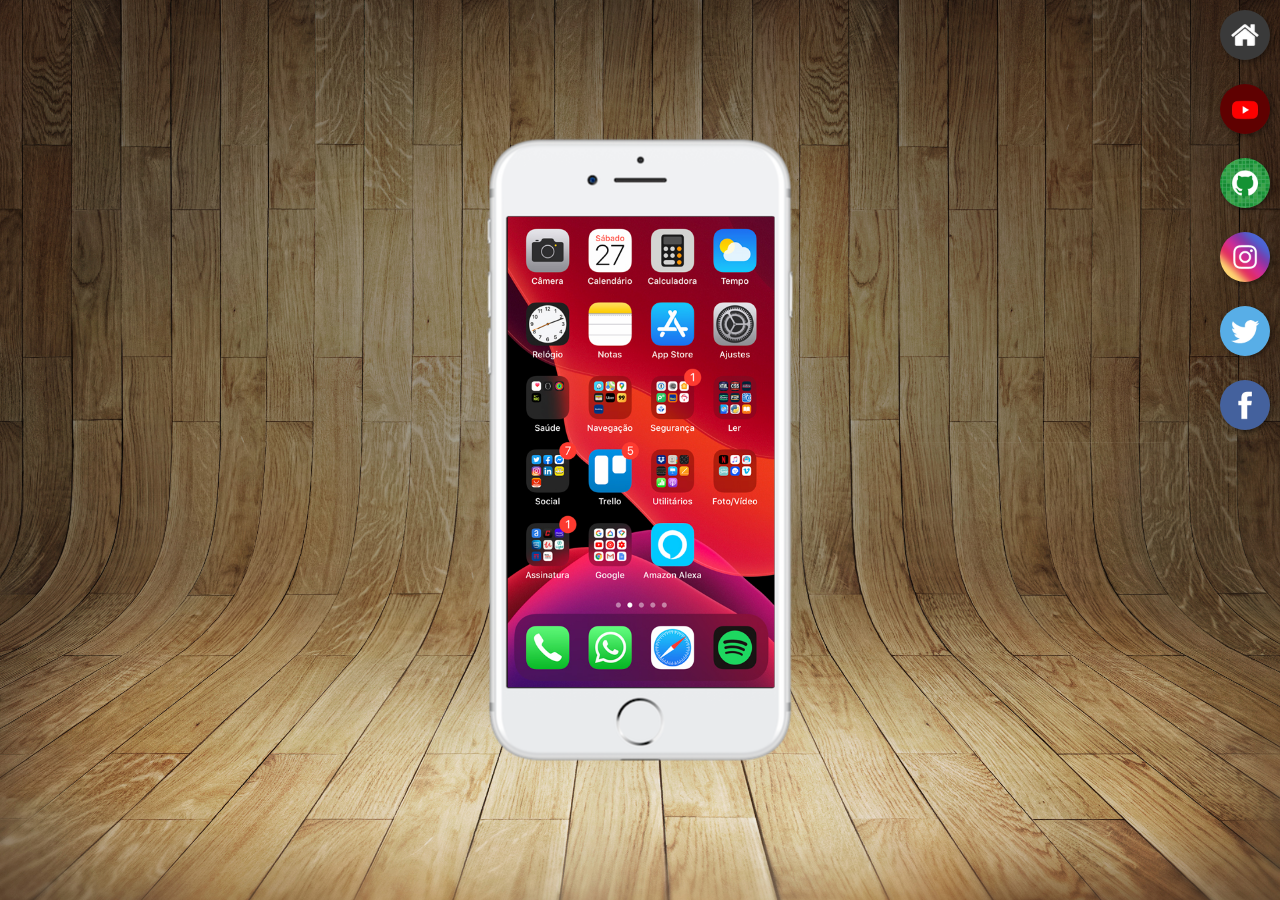
<file: index.html>
<!DOCTYPE html>
<html lang="pt-br">
<head>
    <meta charset="UTF-8">
    <meta name="viewport" content="width=device-width, initial-scale=1.0">
    <link rel="shortcut icon" href="favicon.ico" type="image/x-icon">
    <link rel="stylesheet" href="estilos/style.css">

    <title>Projeto Redes Sociais</title>
</head>
<body>
    <main>
        <section id="telefone">
          <iframe src="home.html" name="tela" id="tela" frameborder="0">
            seu navegador nao e comaptivel com isso :(
          </iframe>
        </section>

        <section id="redes-sociais">
            <a href="home.html" target="tela"> <img src="imagens/logo-home.jpg" alt="home"></a><br>
            <a href="youtube.html" target="tela"> <img src="imagens/logo-youtube.jpg" alt="Youtube"></a><br>
            <a href="github.html" target="tela"><img src="imagens/logo-github.jpg" alt="Github"></a><br>
            <a href="instagran.html" target="tela"><img src="imagens/logo-instagram.jpg" alt="Instagram"></a><br>
            <a href="twitter.html" target="tela"><img src="imagens/logo-twitter.jpg" alt="Twitter"></a><br>
            <a href="facebook.html" target="tela"><img src="imagens/logo-facebook.jpg" alt="Facebook"></a><br>

        </section>
    </main>
    
</body>
</html>
</file>
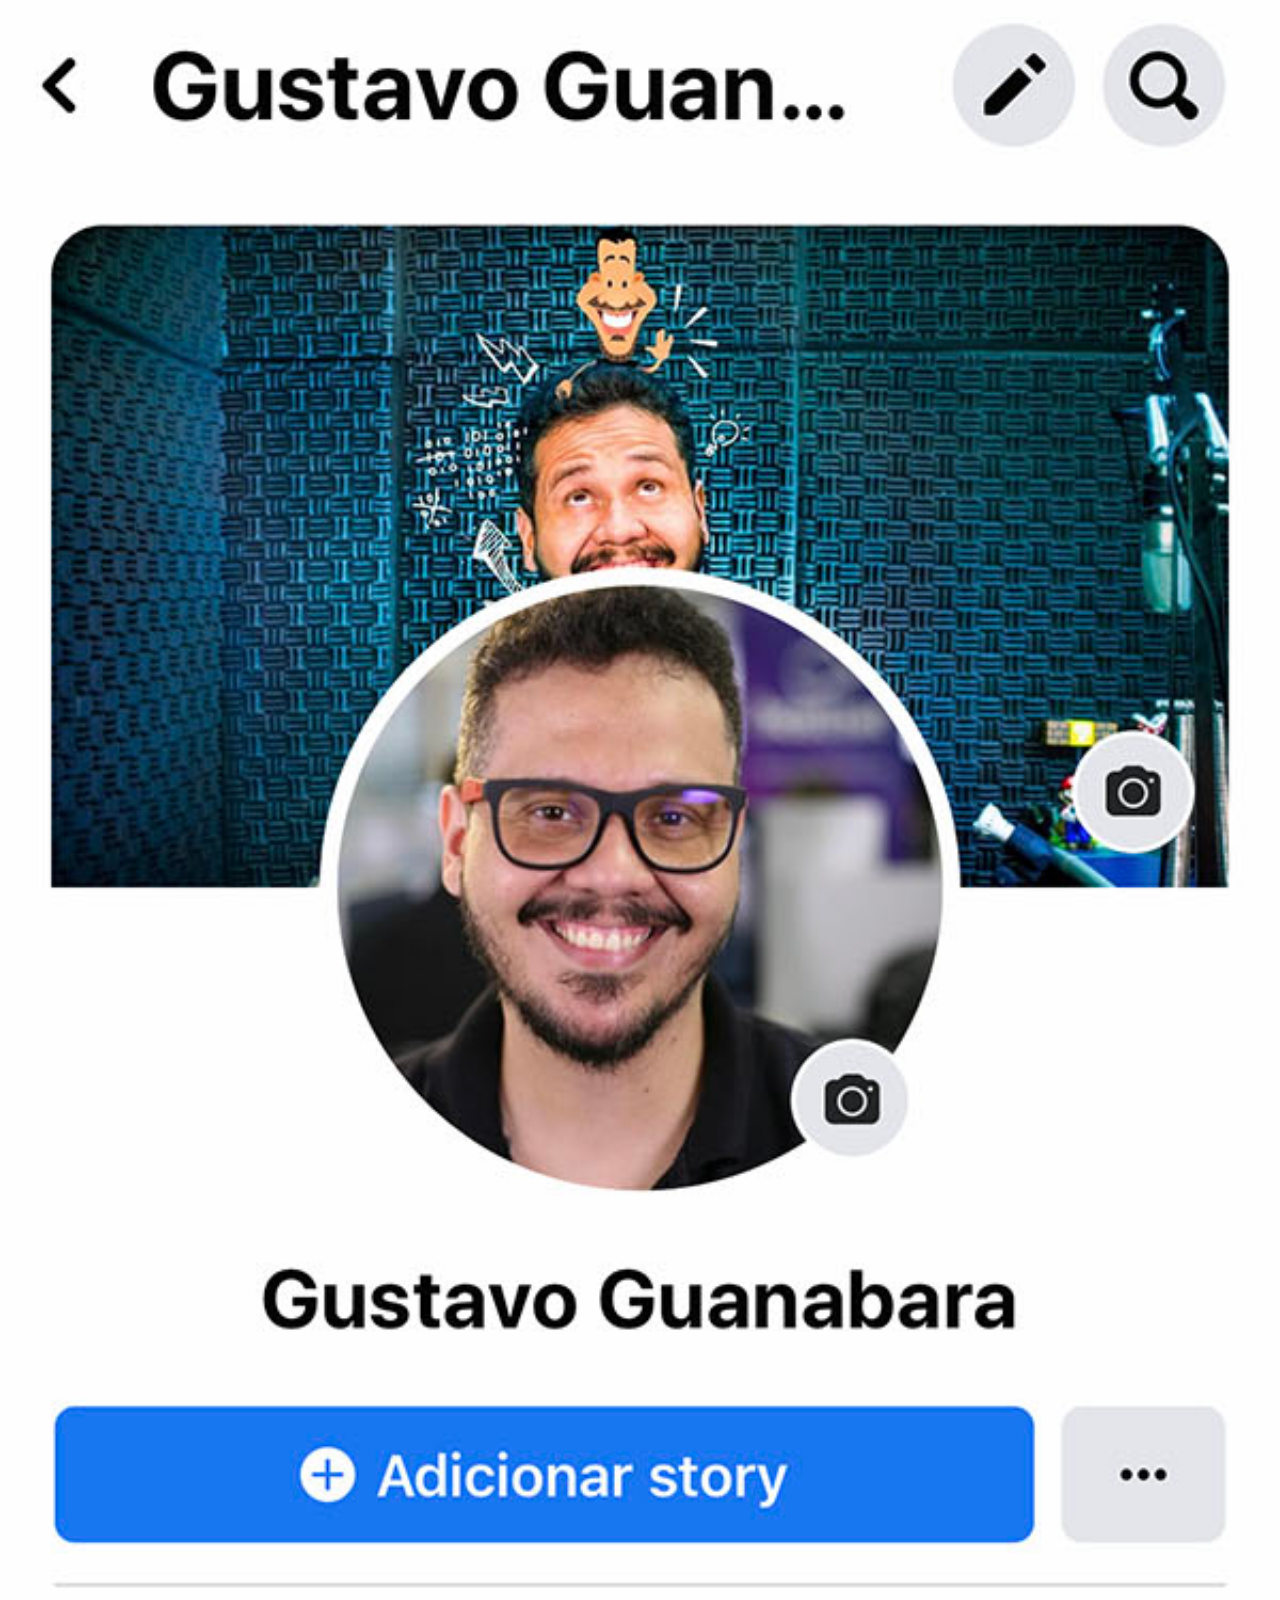
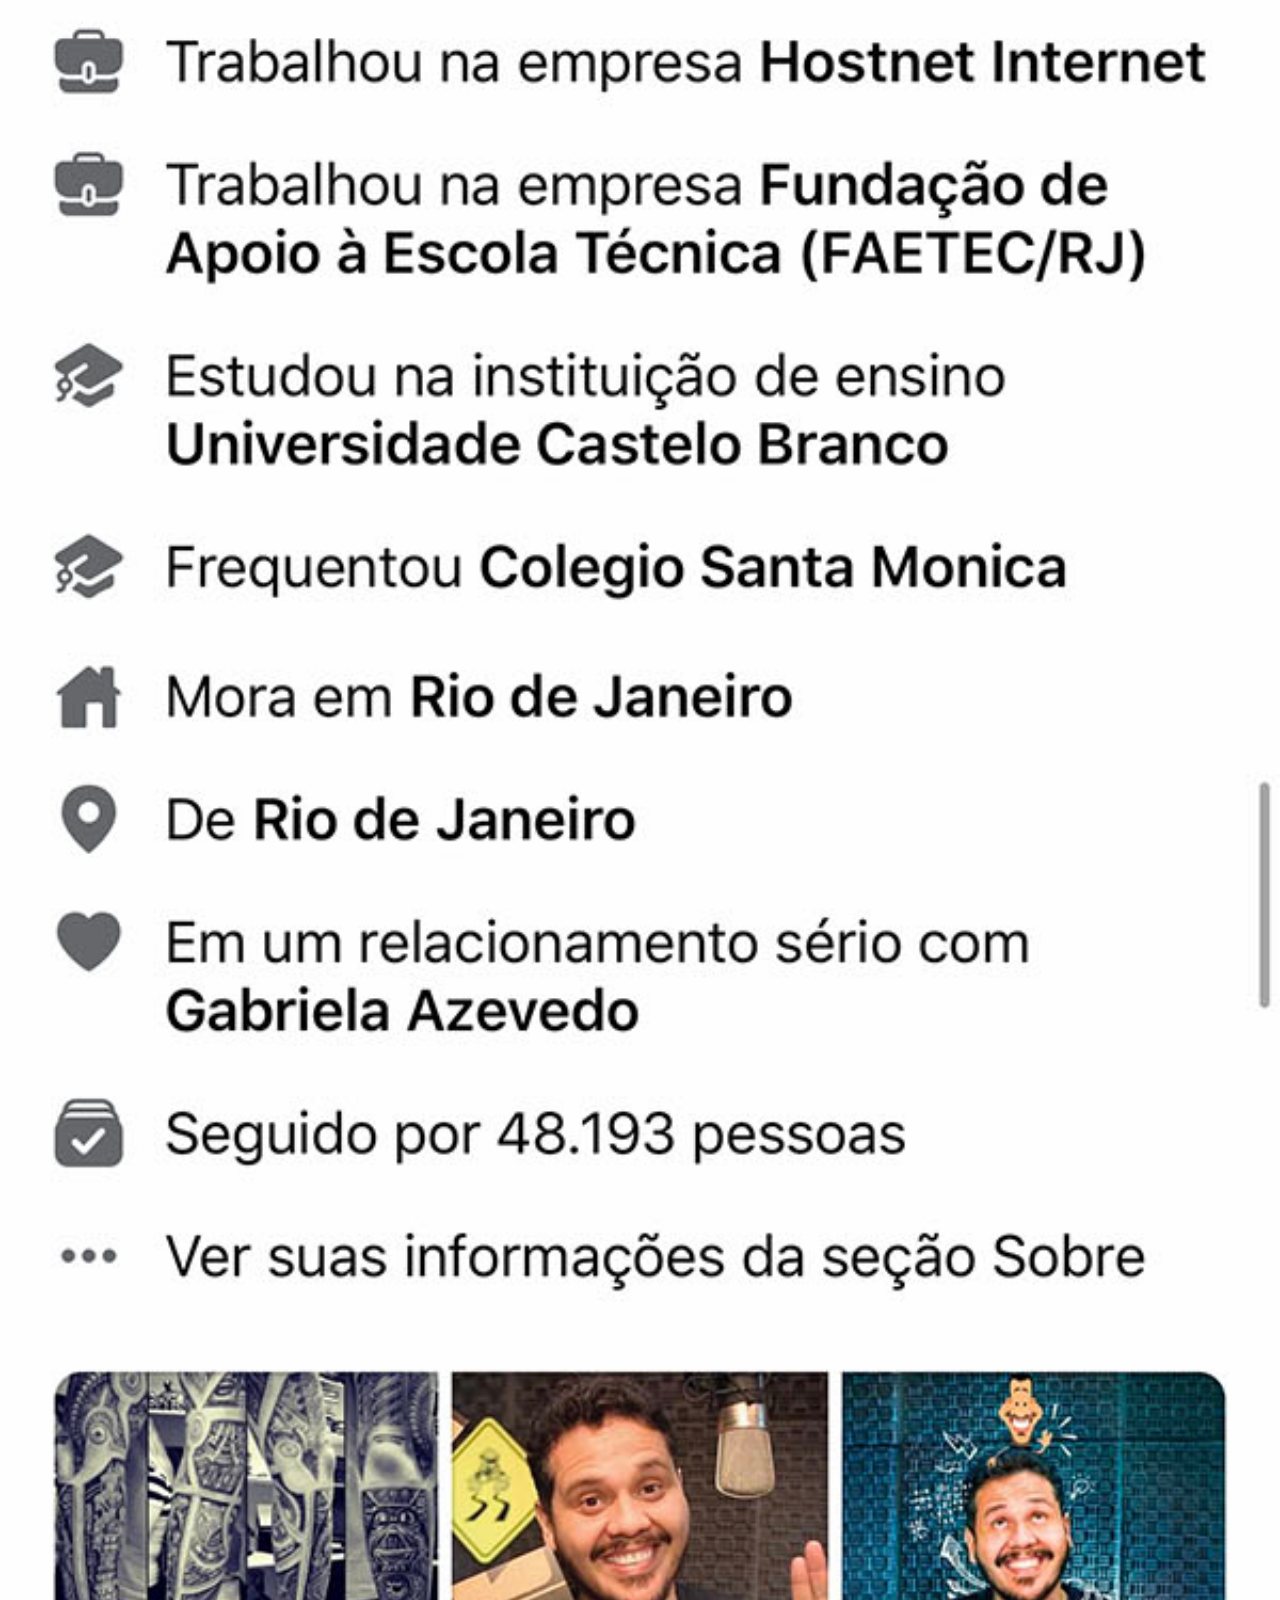
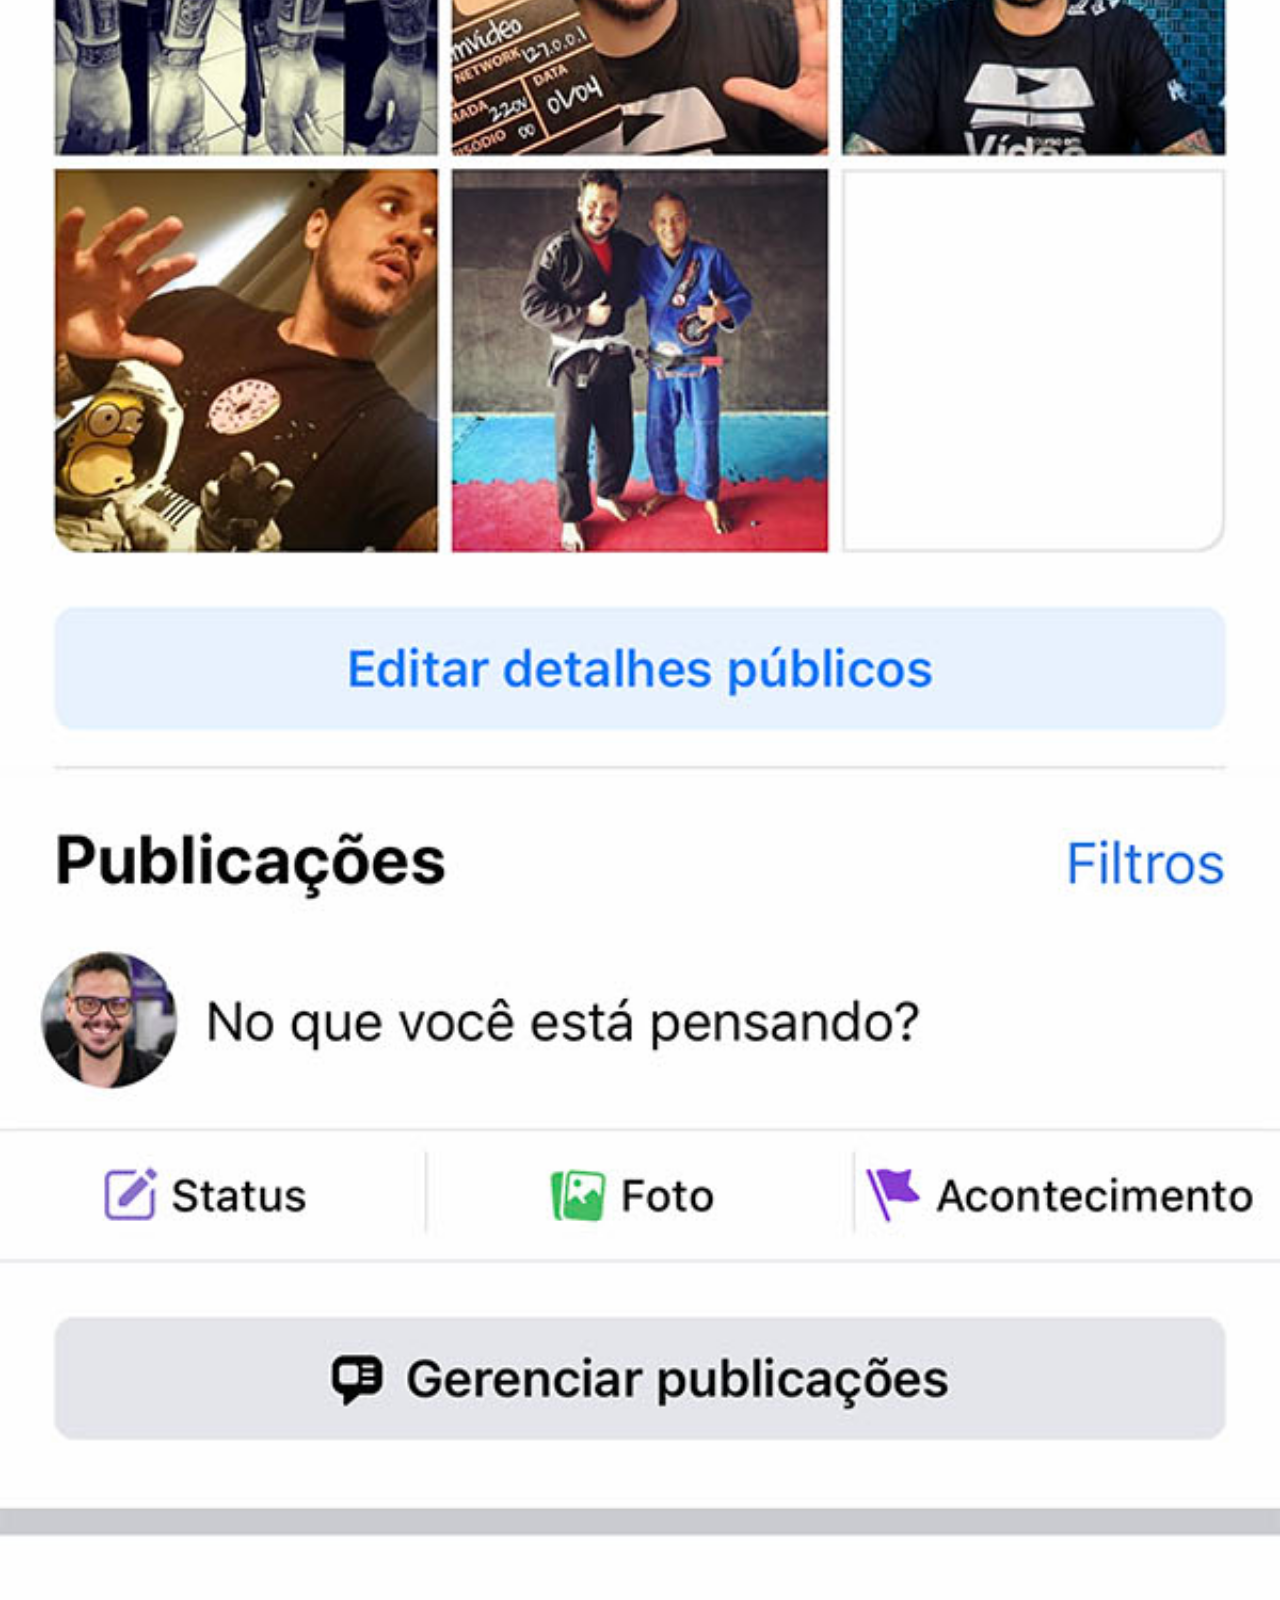
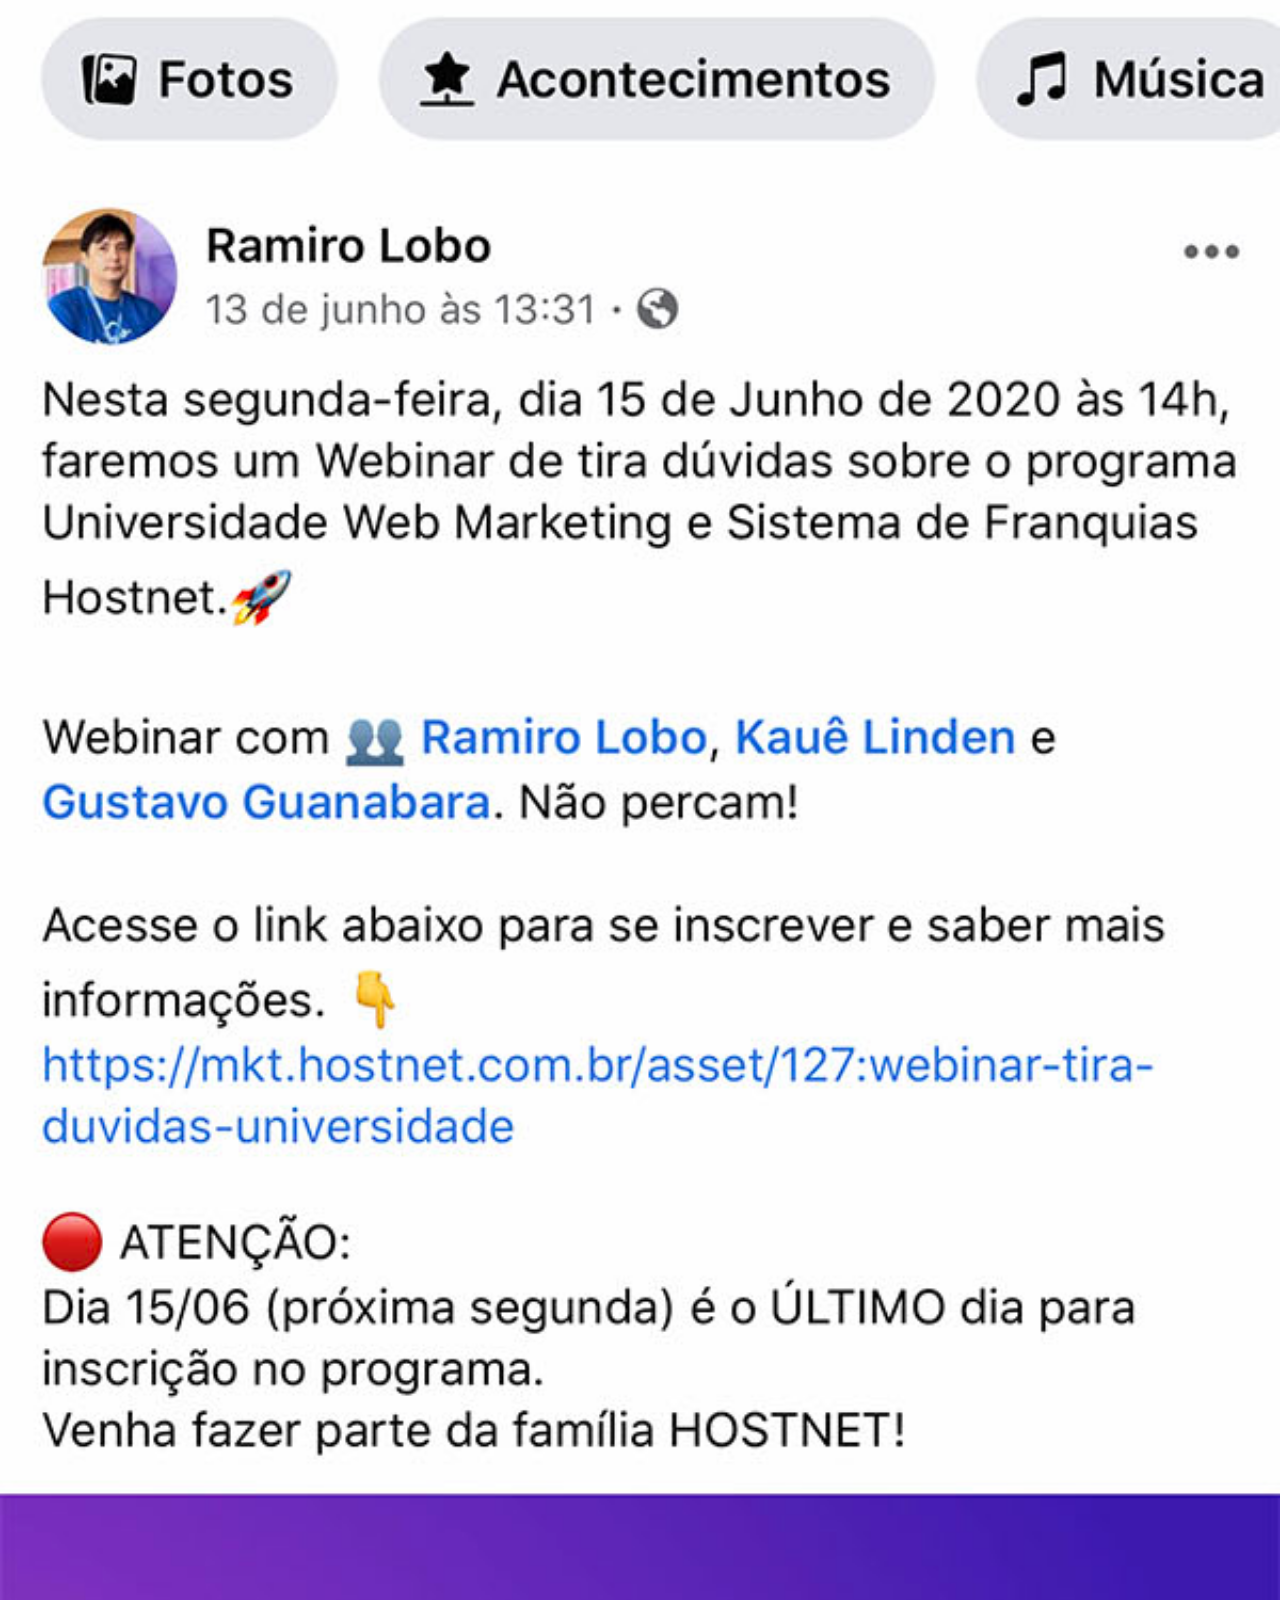
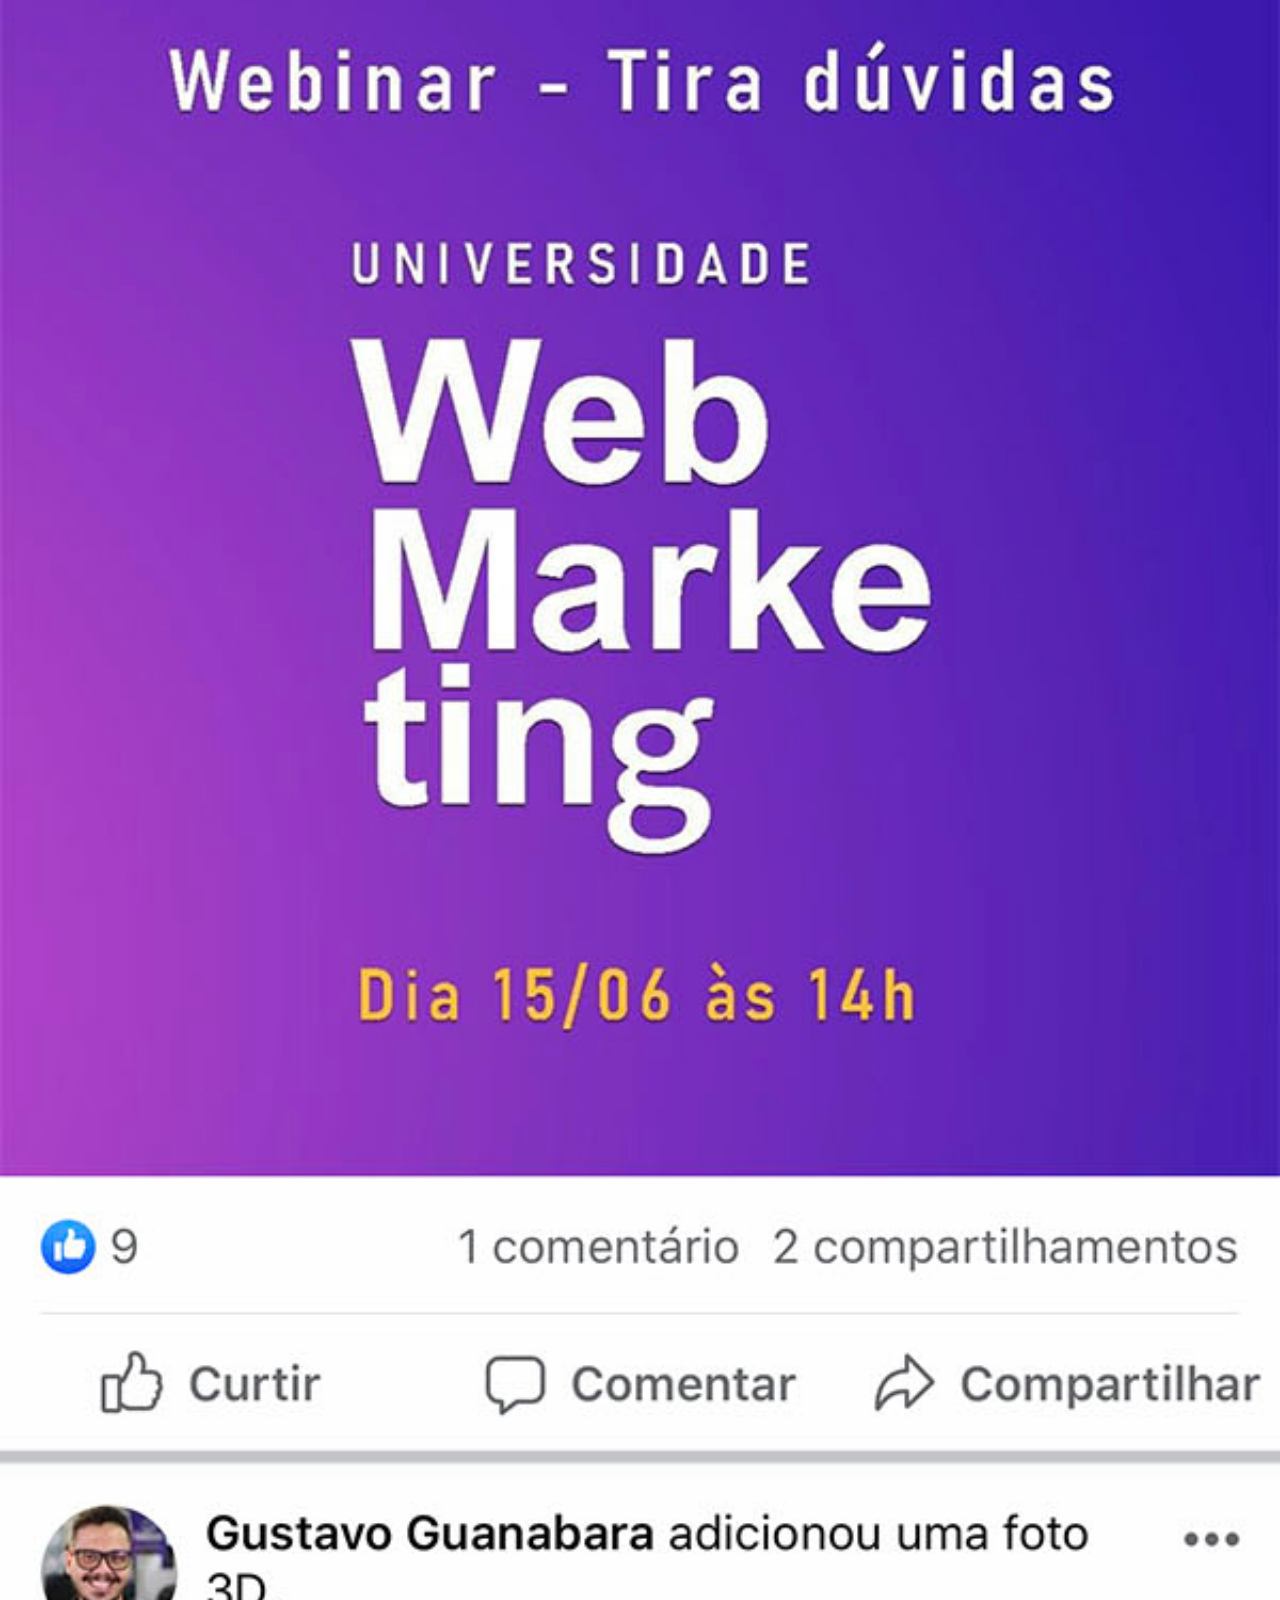
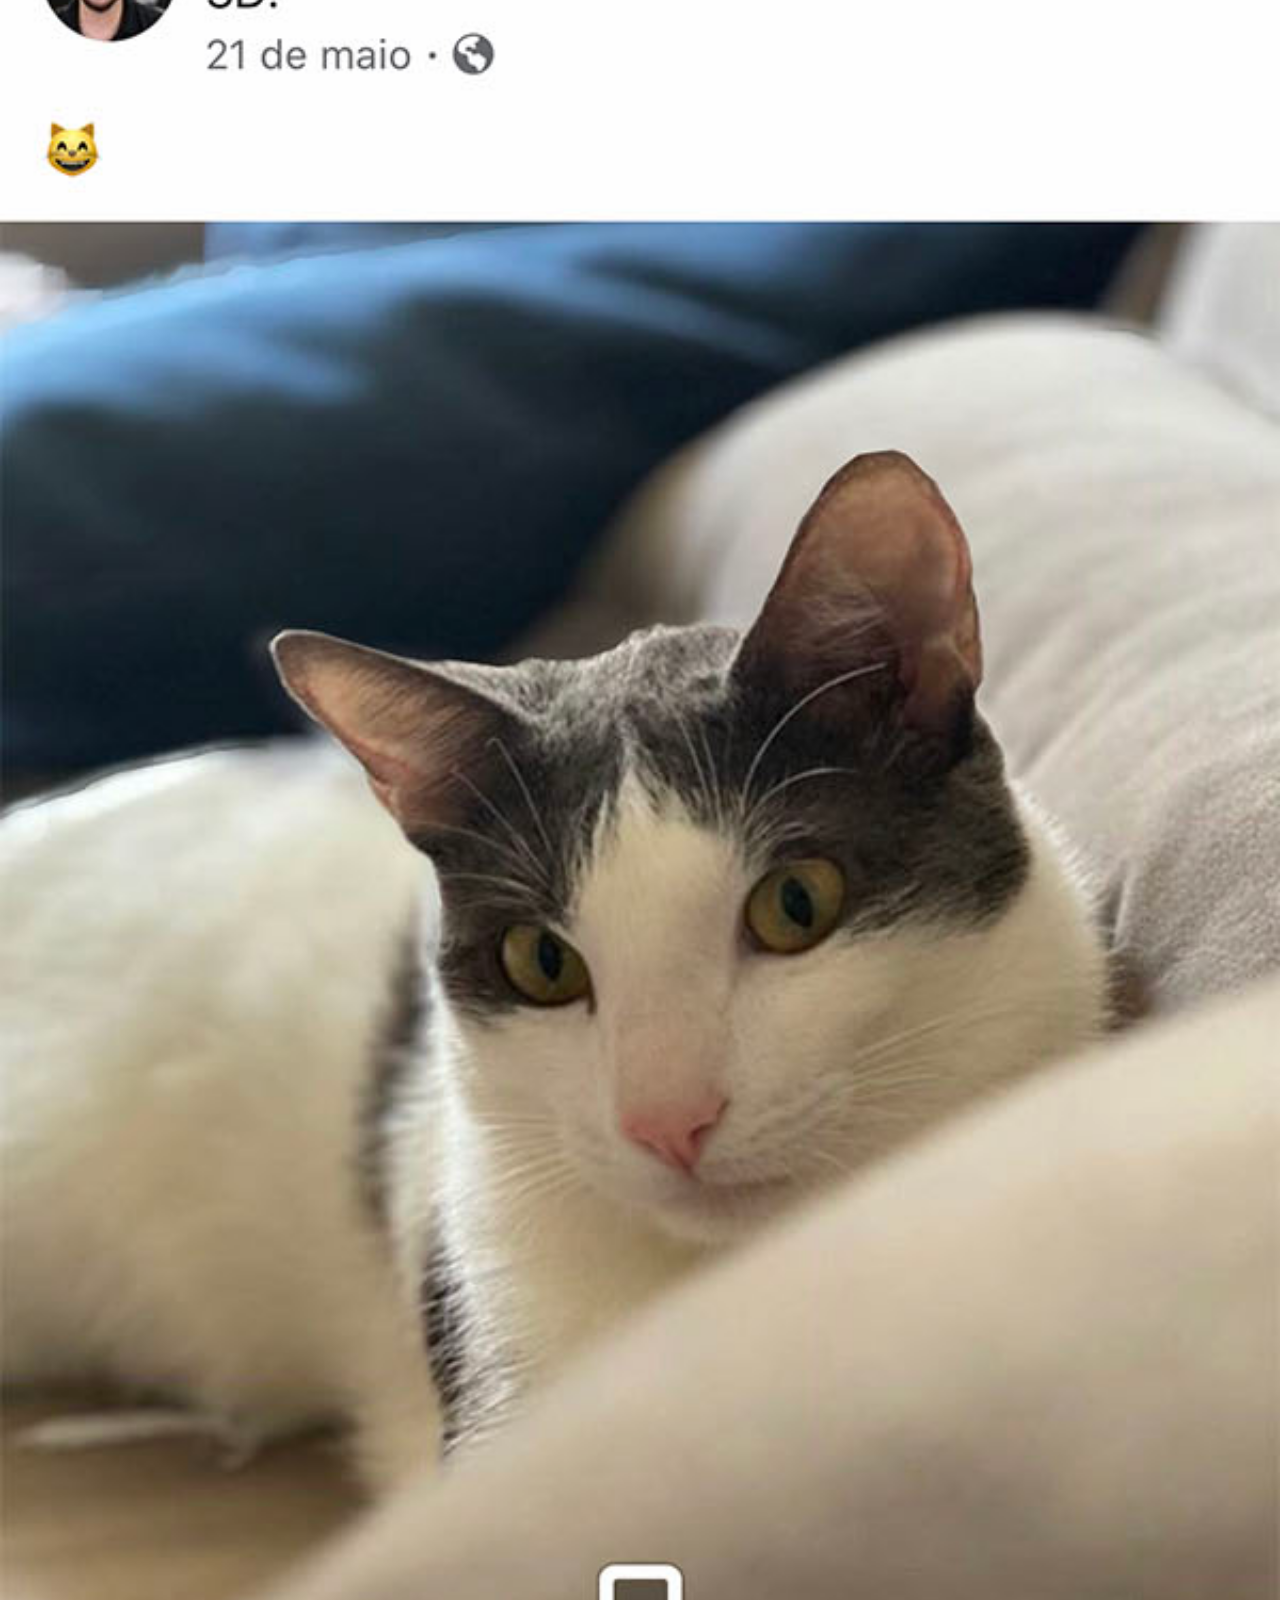
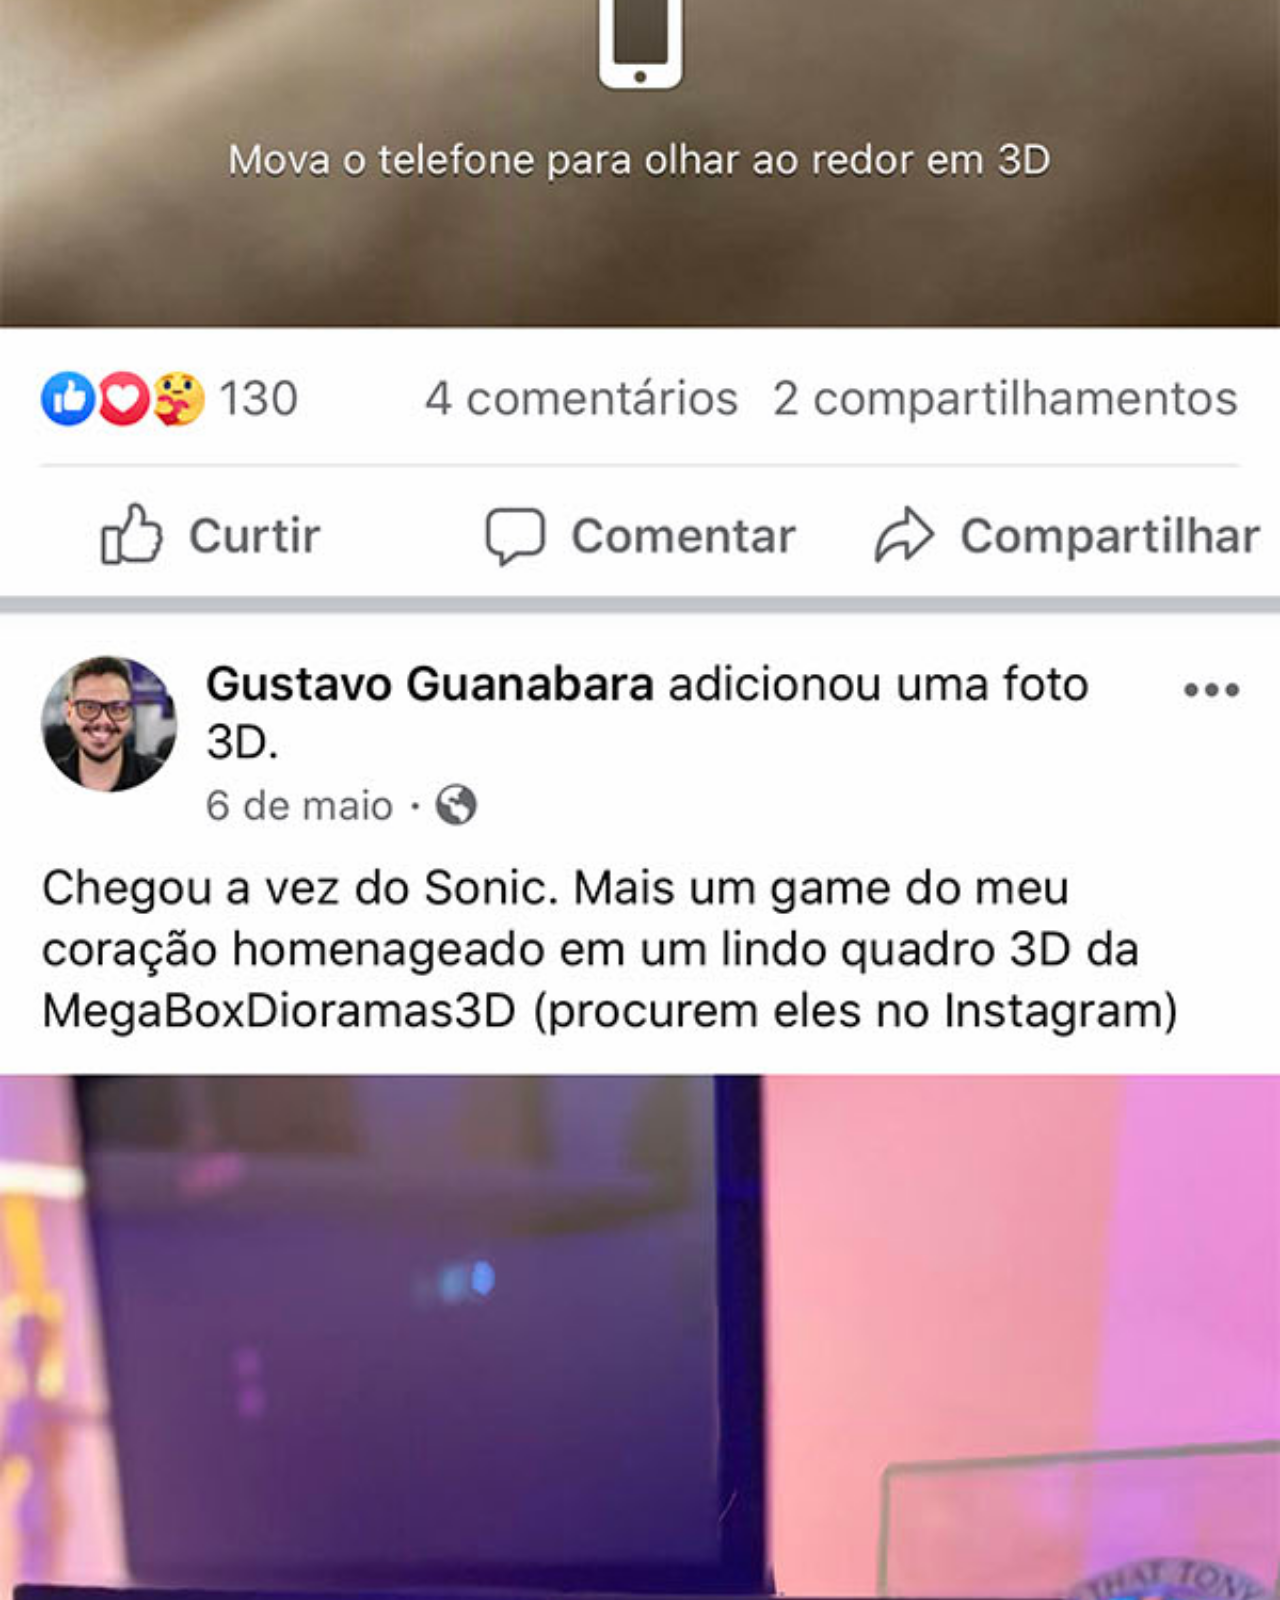
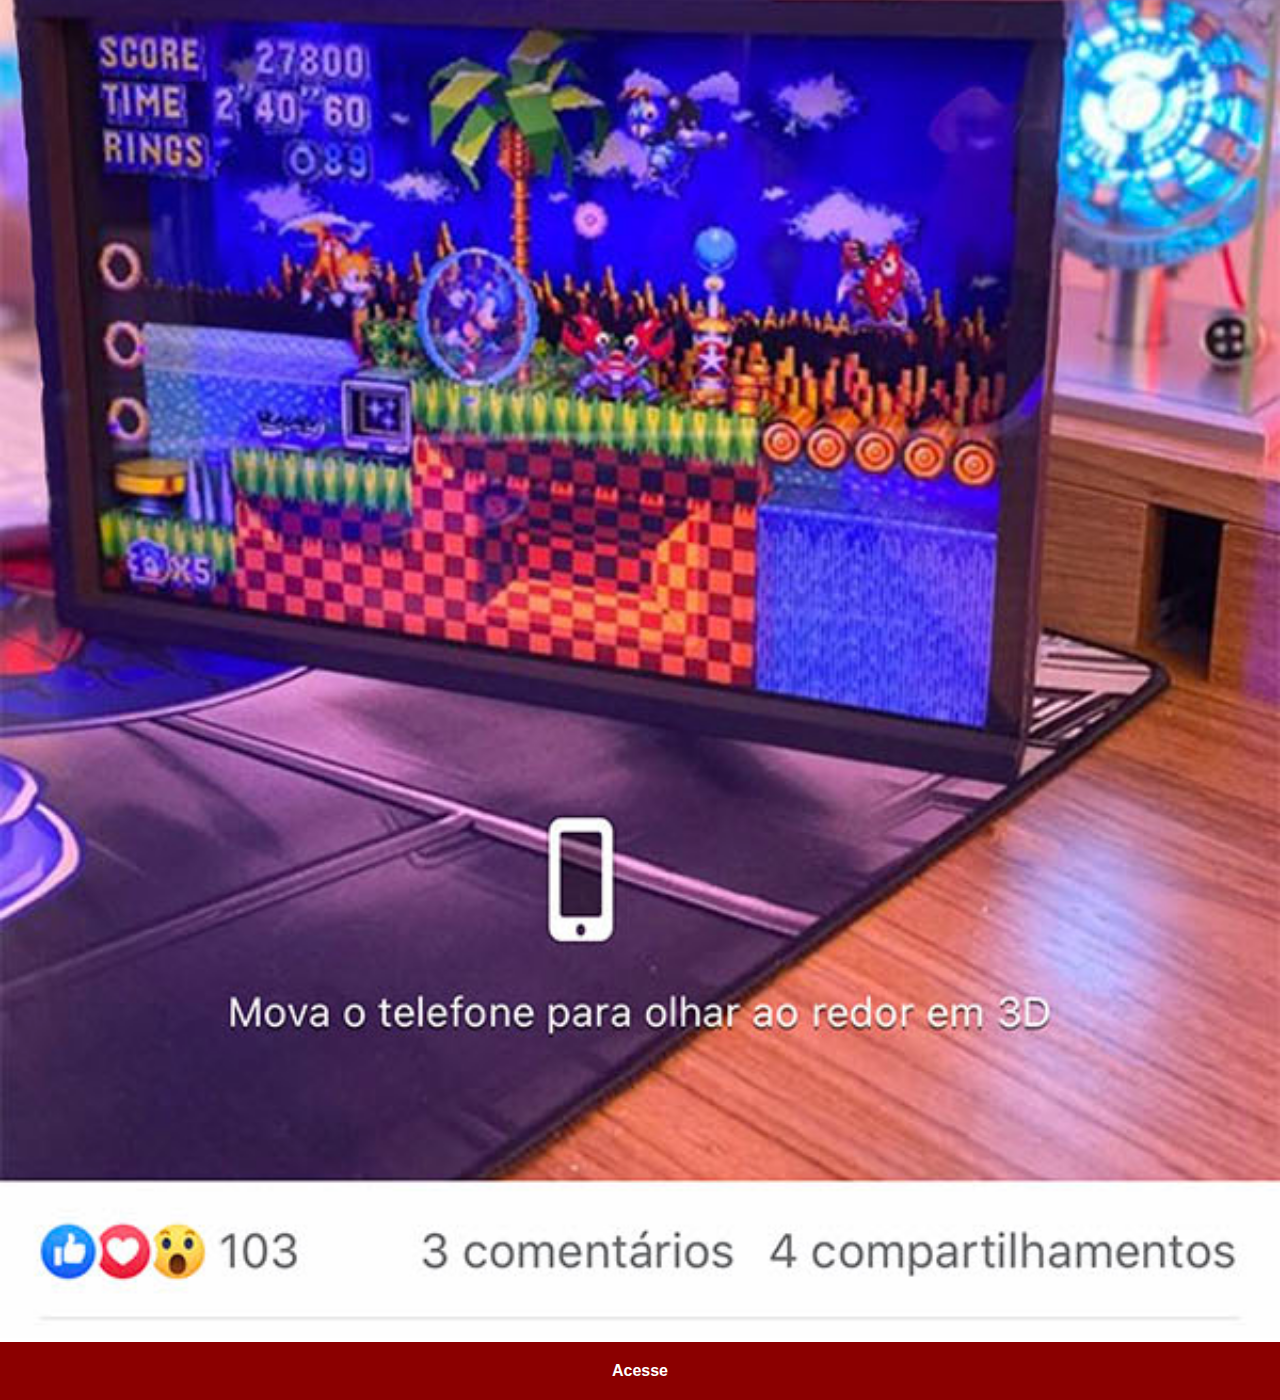
<file: facebook.html>
<!DOCTYPE html>
<html lang="pt-br">
<head>
    <meta charset="UTF-8">
    <meta name="viewport" content="width=device-width, initial-scale=1.0">
    <title>Facebook</title>
    <link rel="stylesheet" href="estilos/social.css">
</head>
<body>
    <img src="imagens/tela-facebook.jpg" alt="">
    <a href="https://www.facebook.com/gustavoguanabara/?locale=pt_BR" target="_blank">Acesse</a>
    
</body>
</html>
</file>
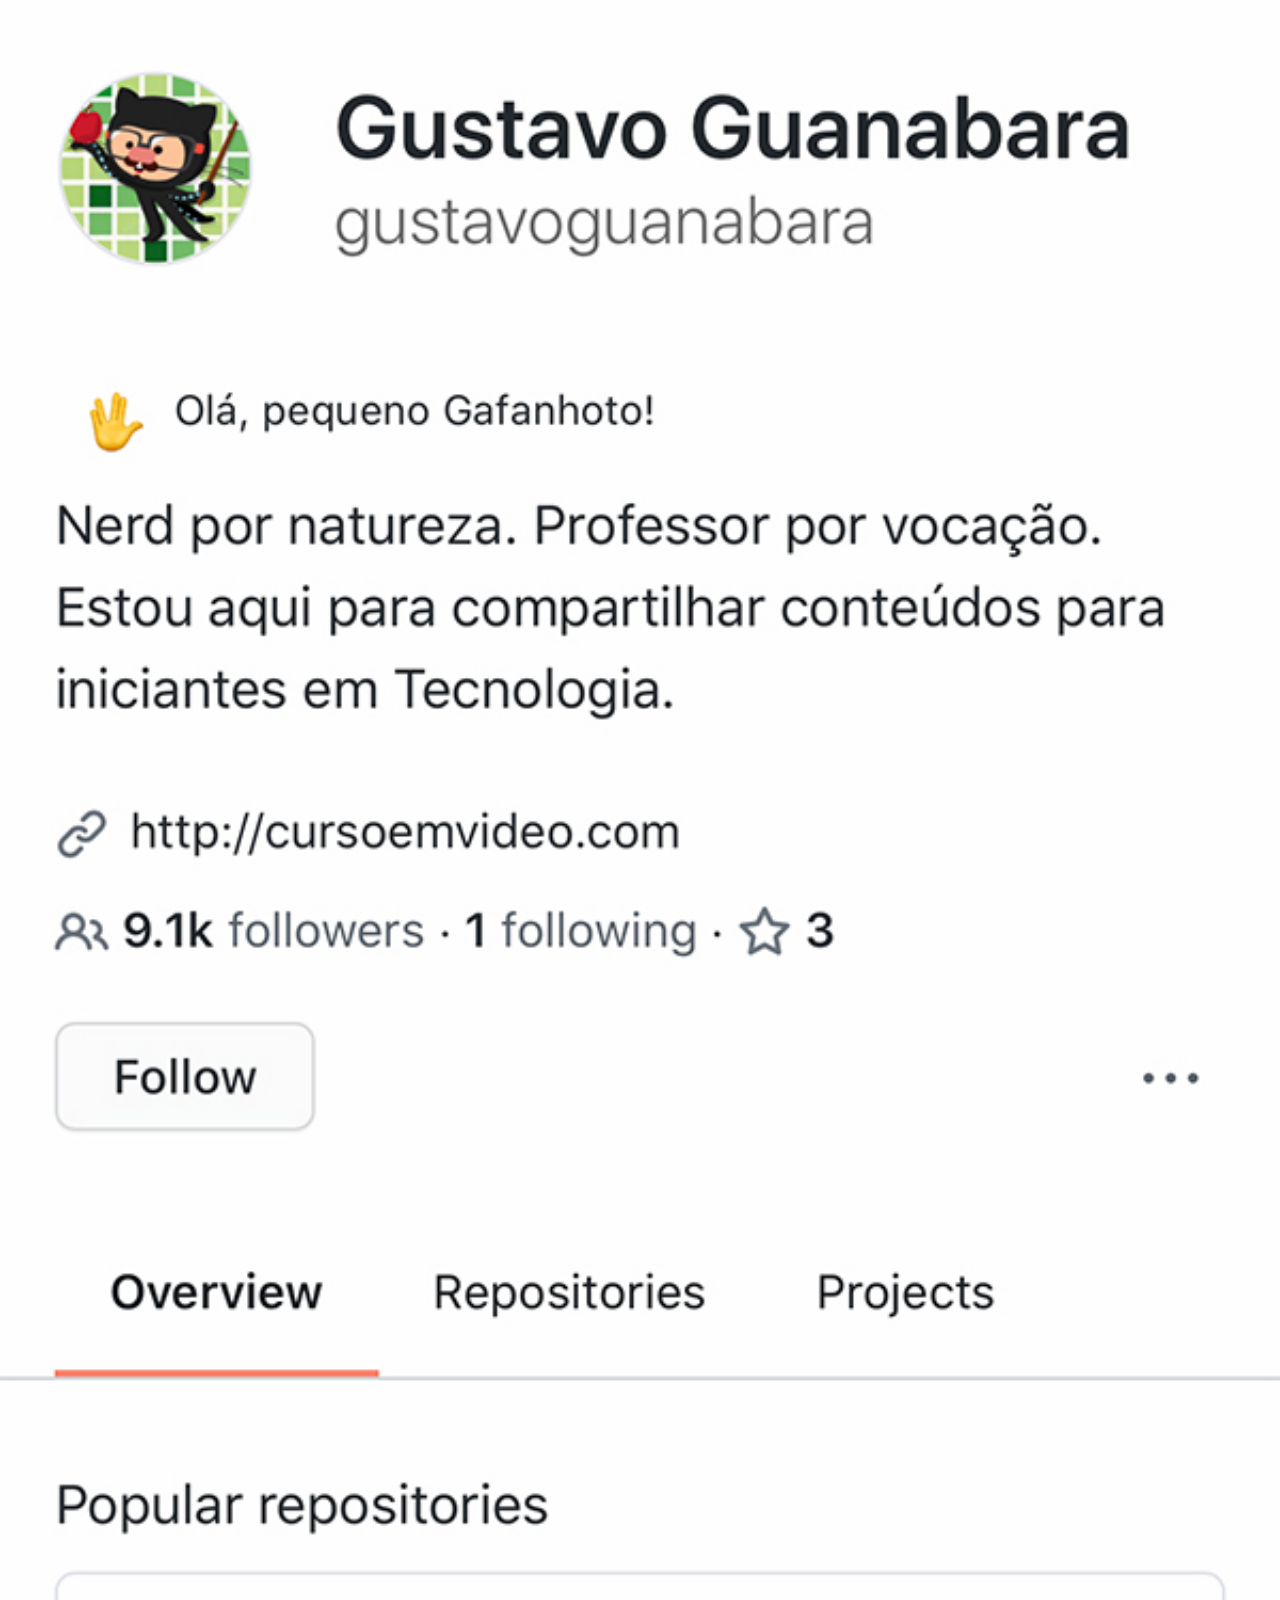
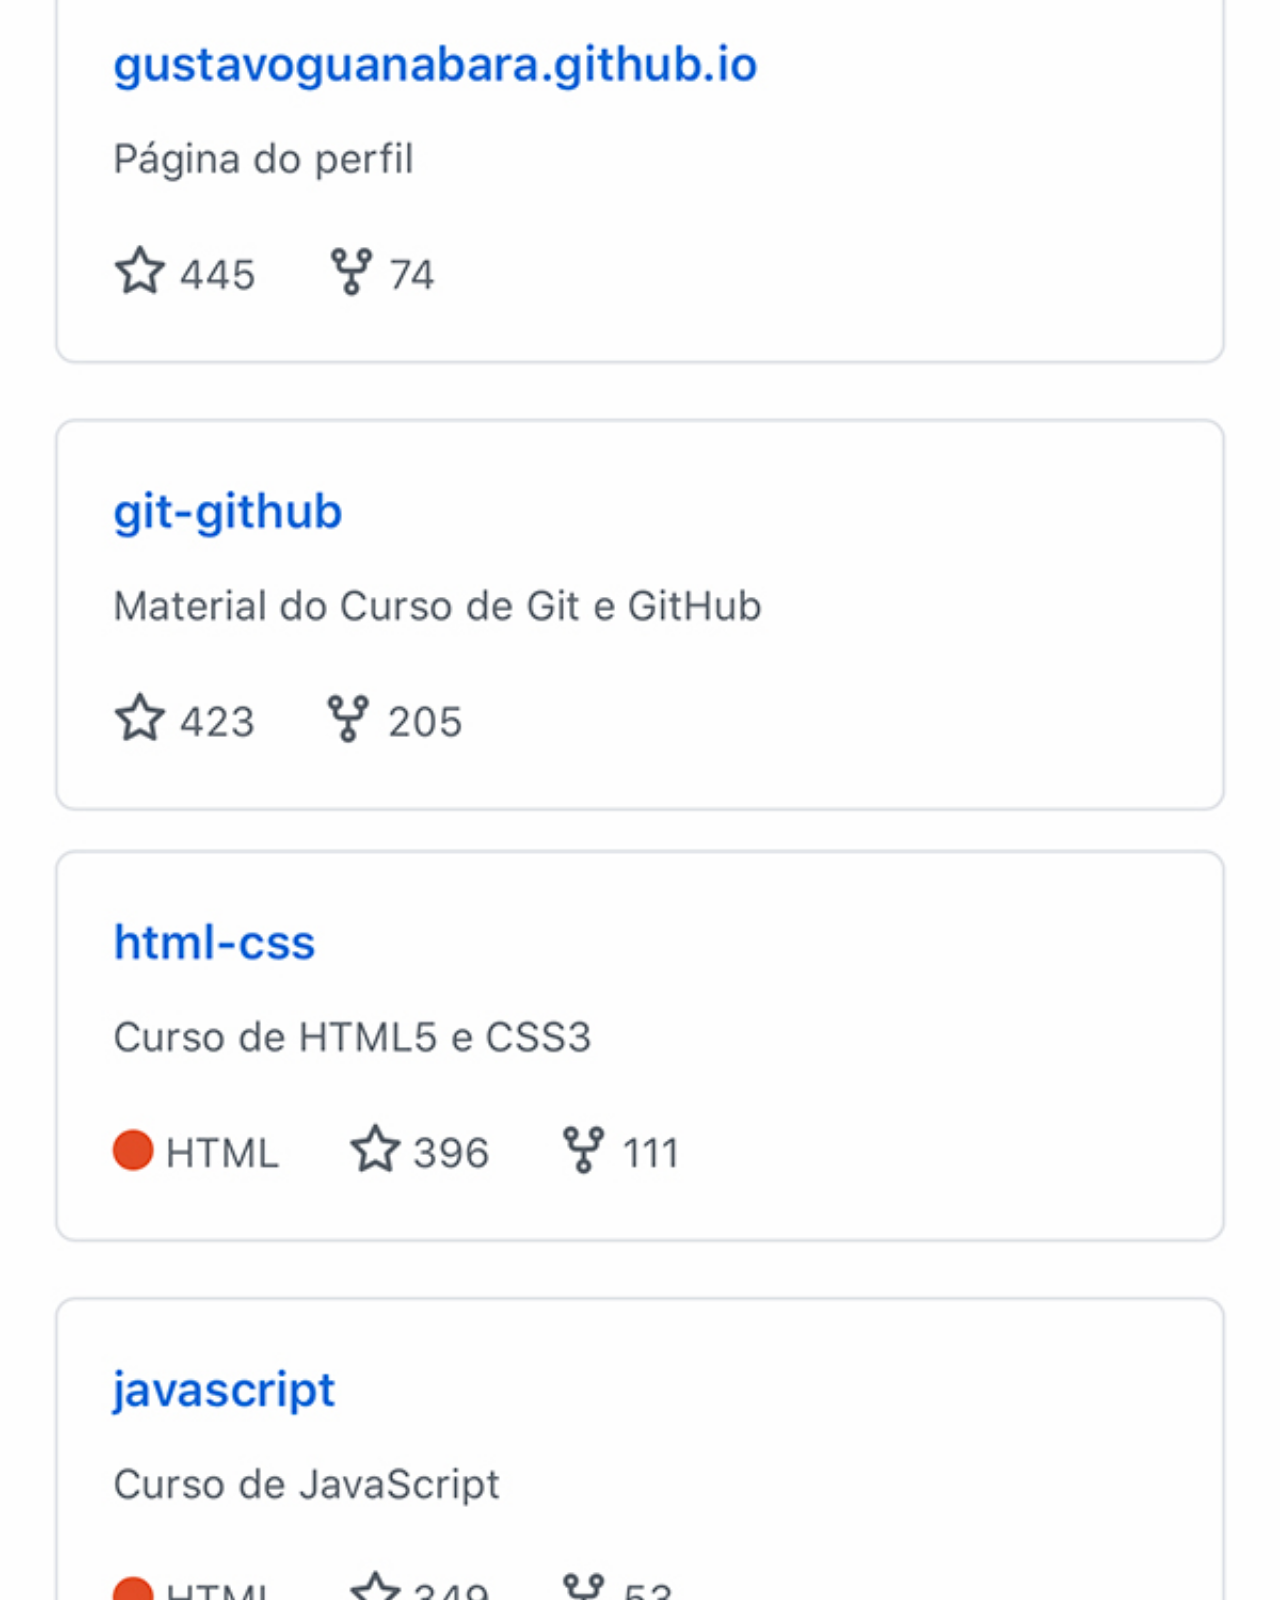
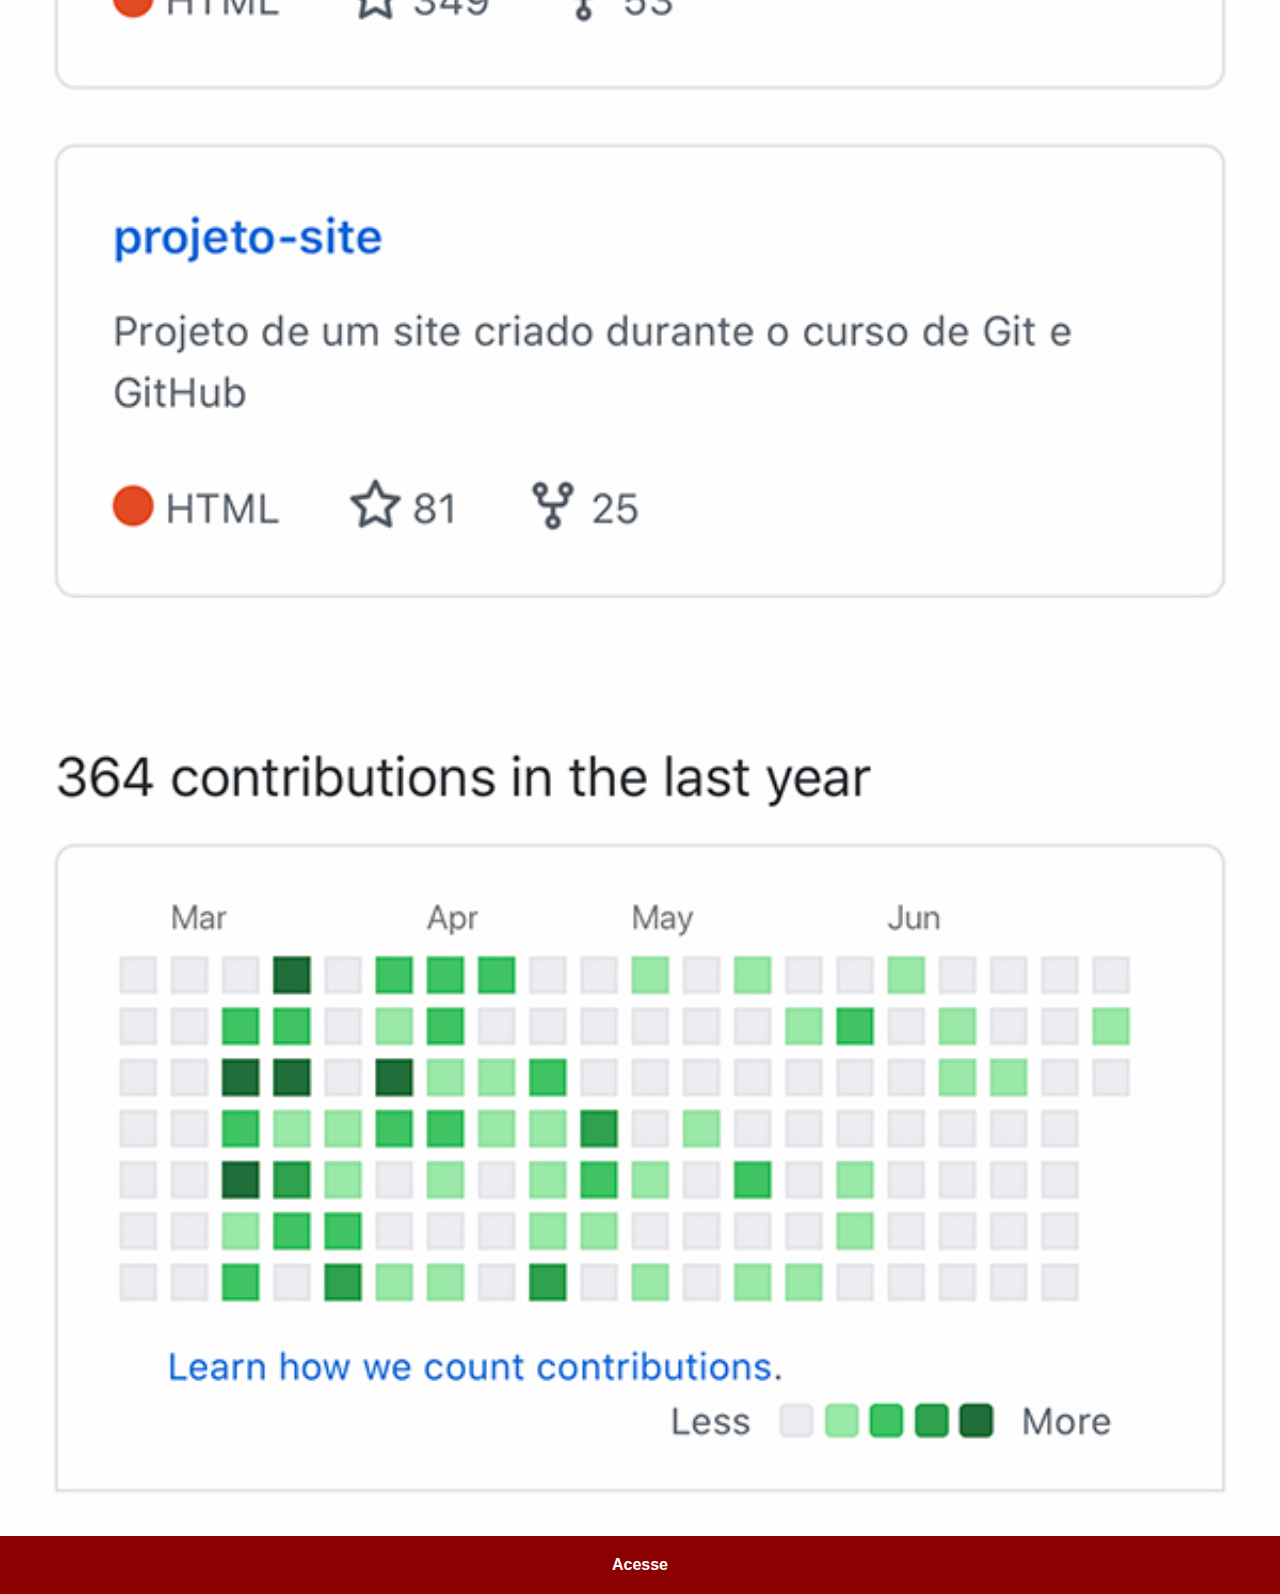
<file: github.html>
<!DOCTYPE html>
<html lang="pt-br">
<head>
    <meta charset="UTF-8">
    <meta name="viewport" content="width=device-width, initial-scale=1.0">
    <title>Github</title>
    <link rel="stylesheet" href="estilos/social.css">
</head>
<body>
    <img src="imagens/tela-github.jpg" alt="">
    <a href="https://github.com/gustavoguanabara" target="_blank">Acesse</a>
</body>
</html>
</file>
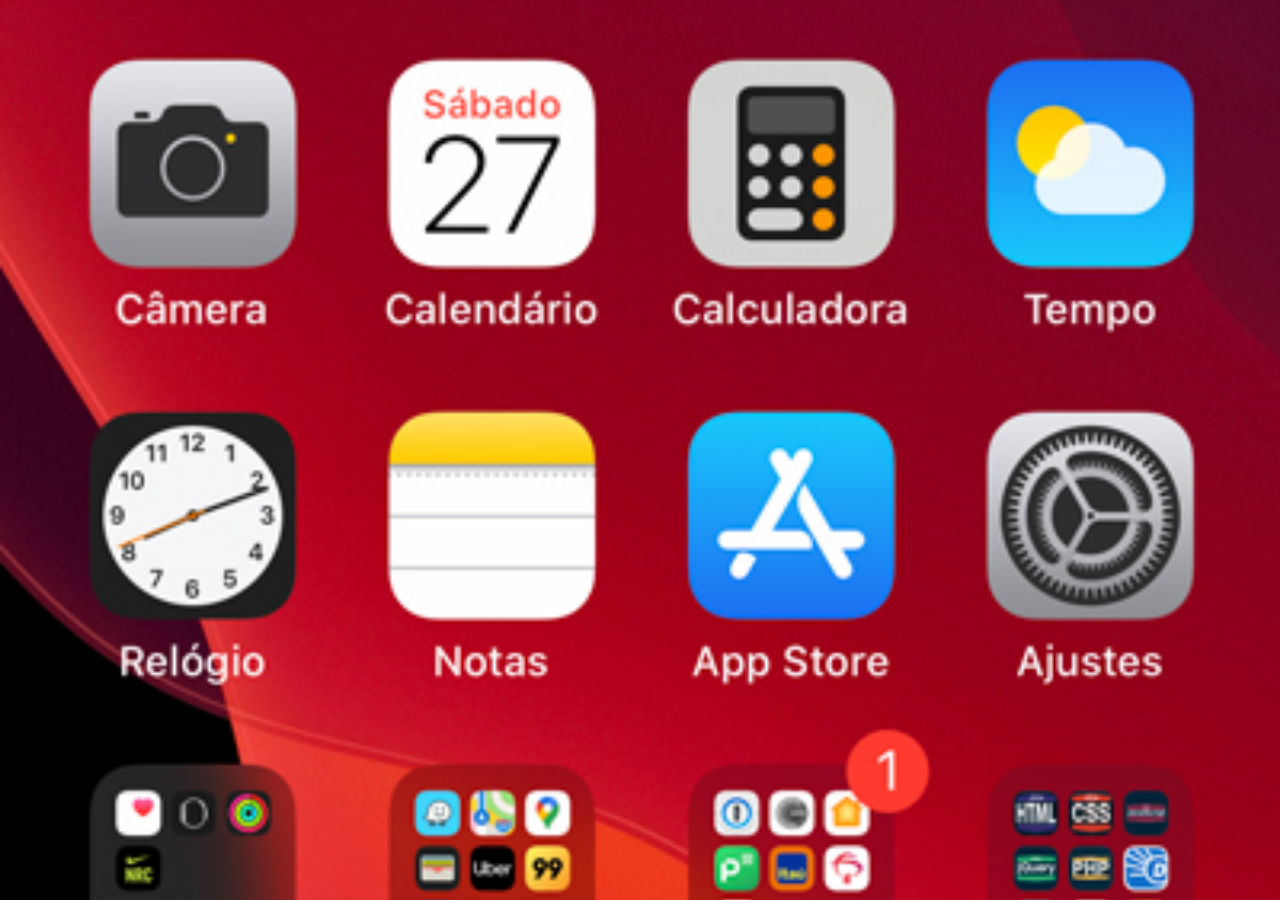
<file: home.html>
<!DOCTYPE html>
<html lang="pt-br">
<head>
    <meta charset="UTF-8">
    <meta name="viewport" content="width=device-width, initial-scale=1.0">
    <title>Home</title>
</head>
<style>
    *{
        margin: 0px;
        padding: 0px;
    }

    body{
       width: 100vw;
       height: 100vh;
       background: black url('imagens/tela-home.jpg') no-repeat top center;
       background-size: cover;
    }
</style>
<body>
    
</body>
</html>
</file>
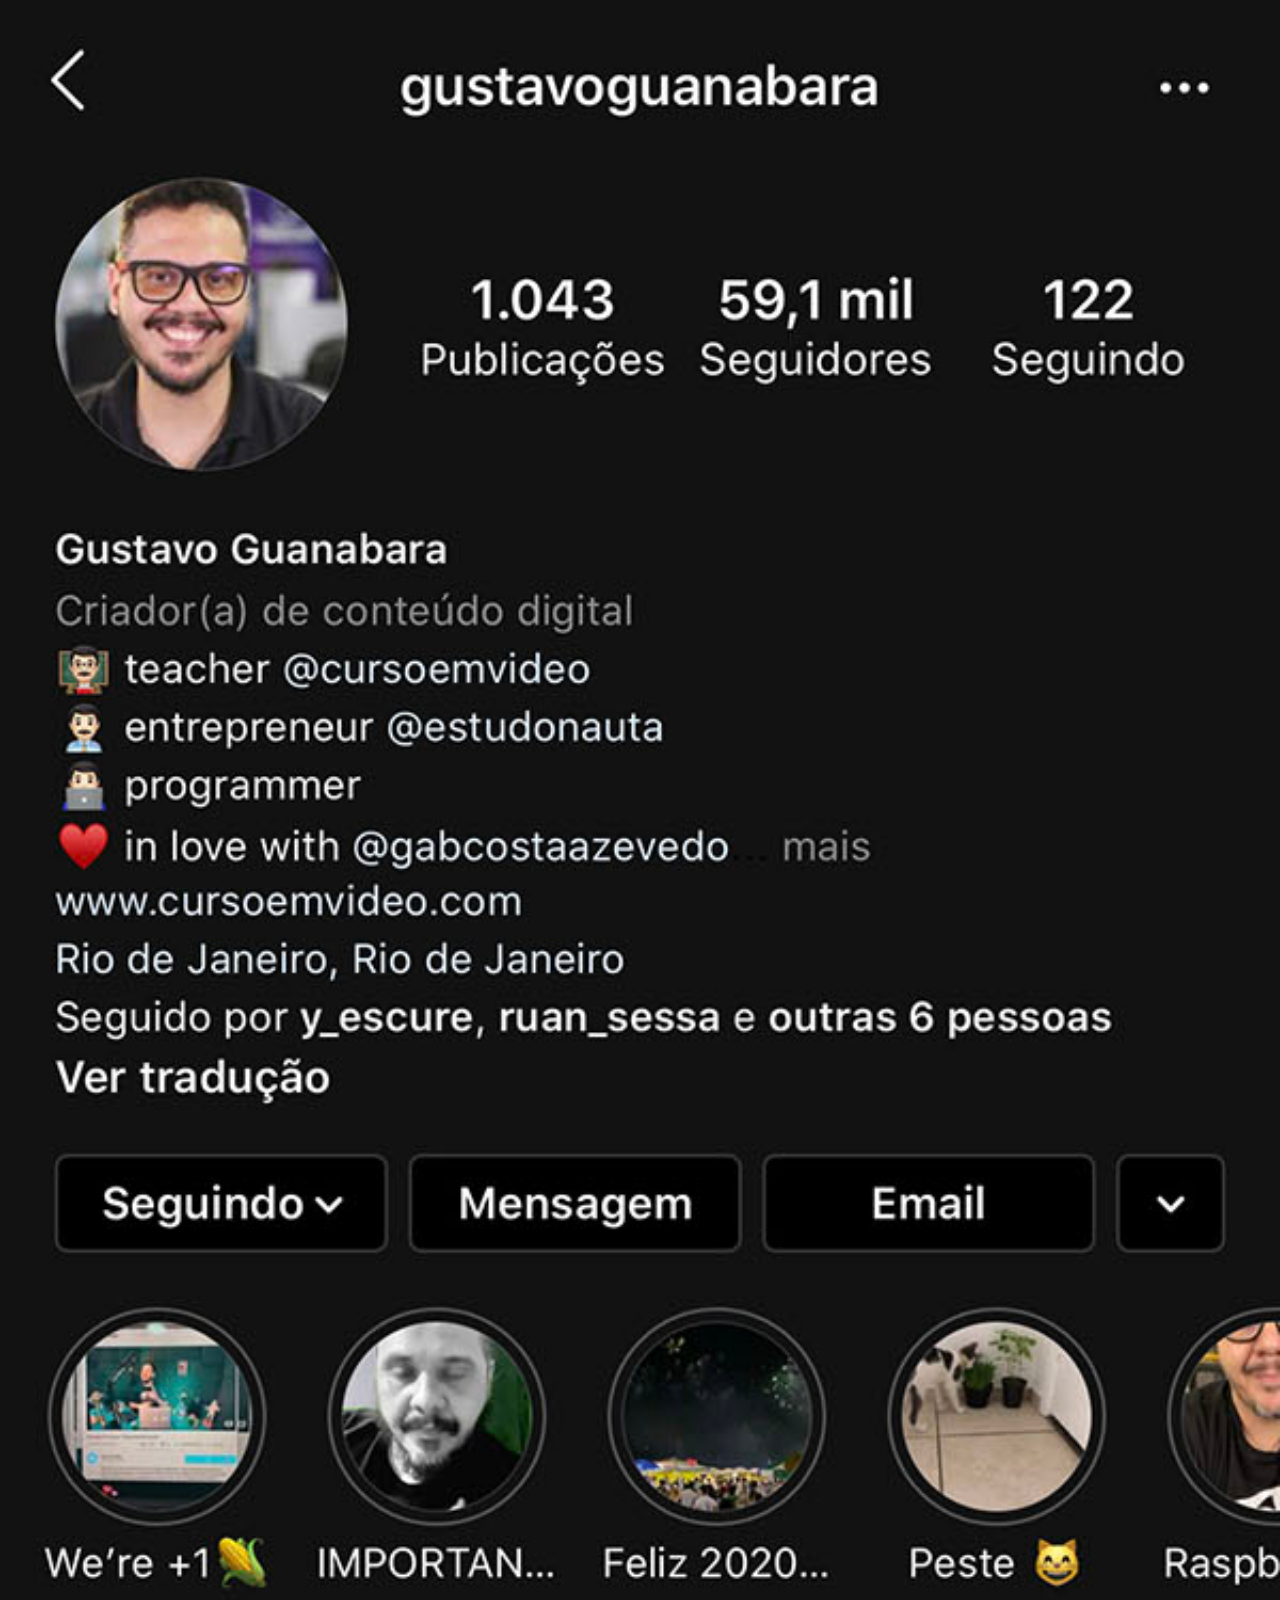
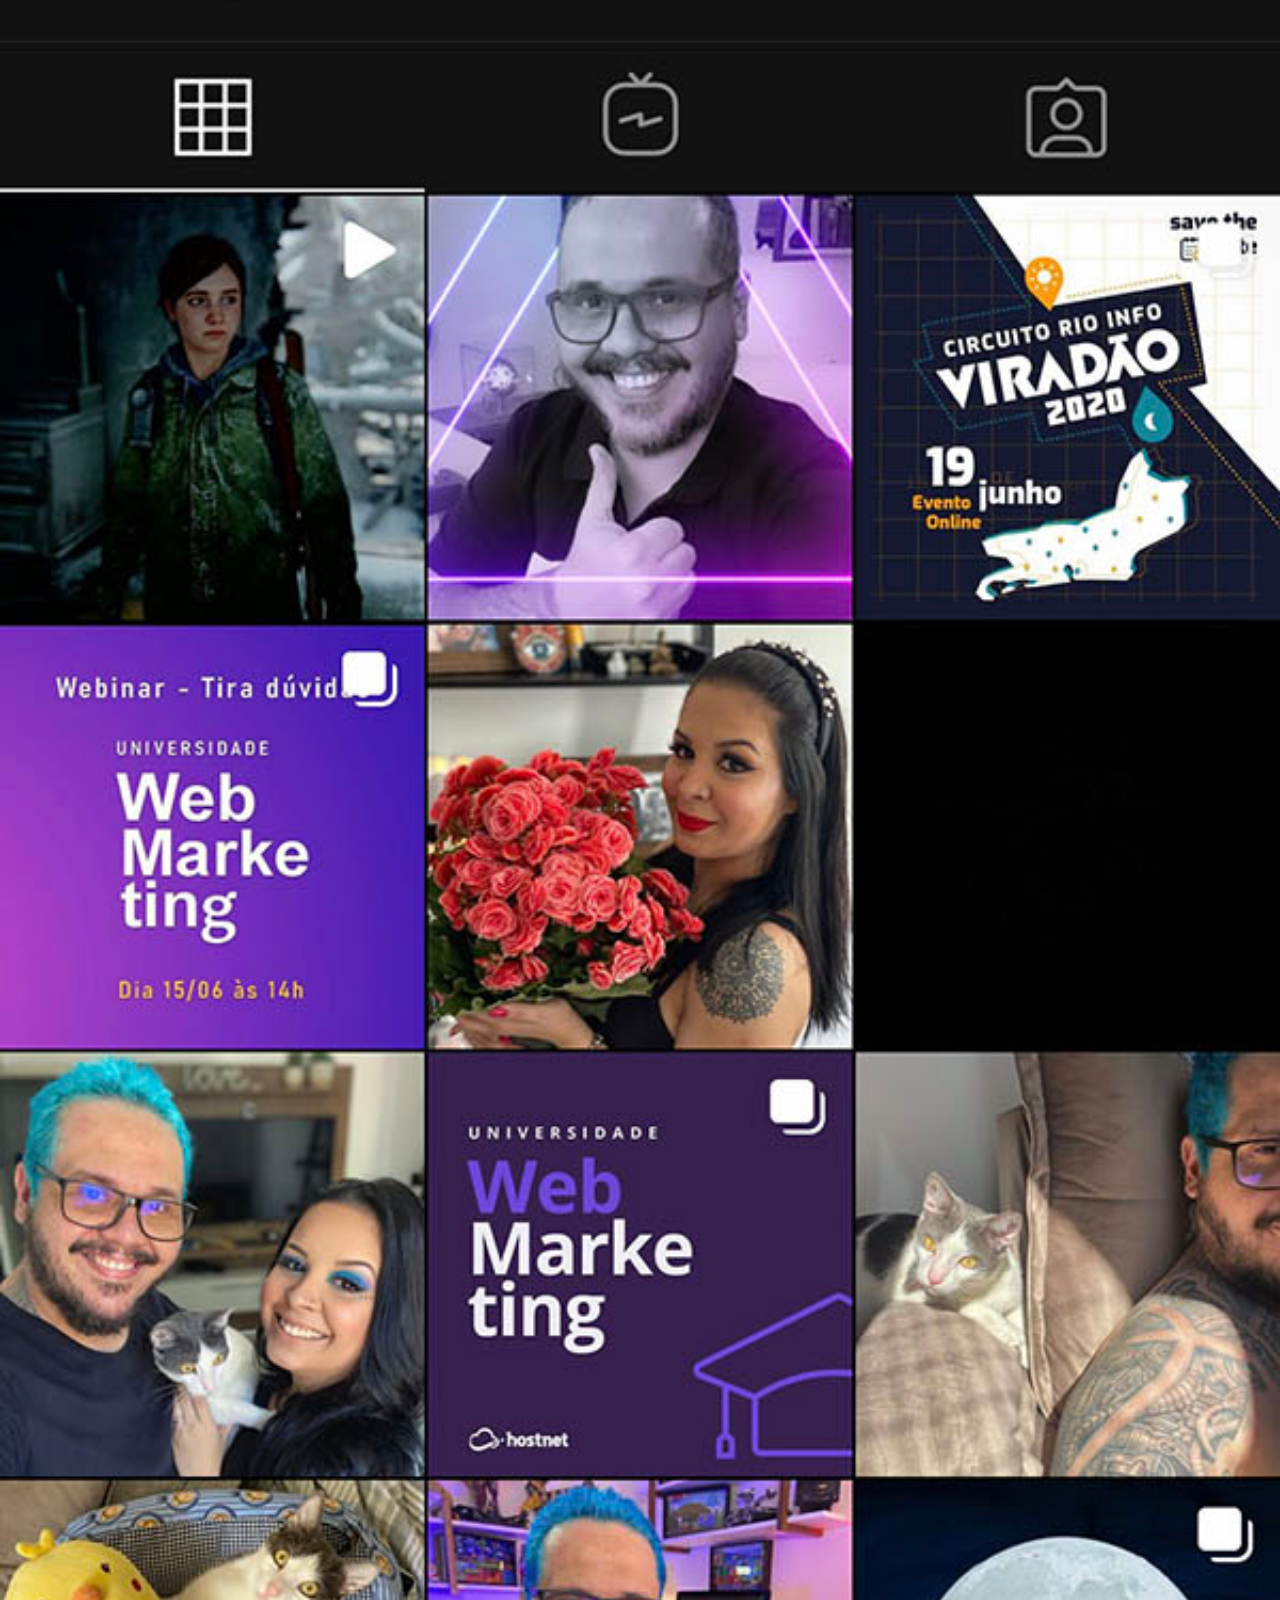
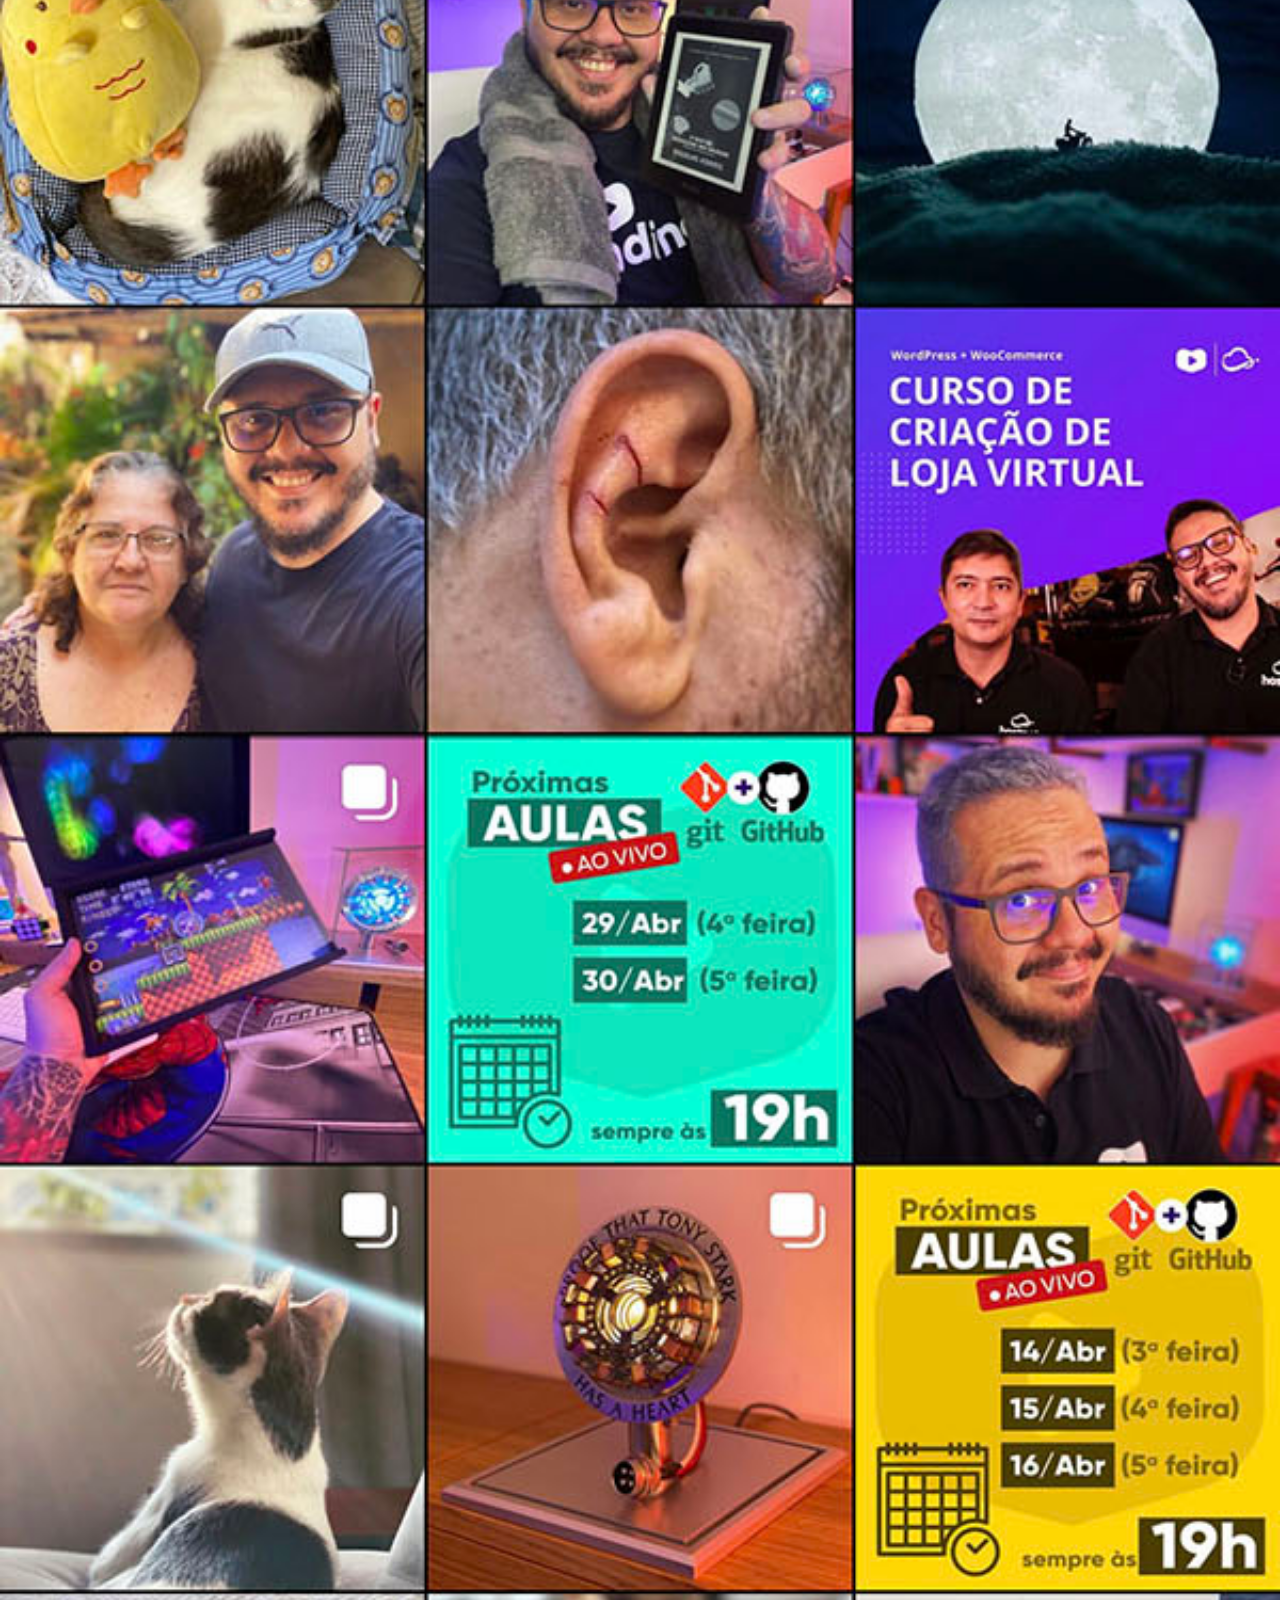
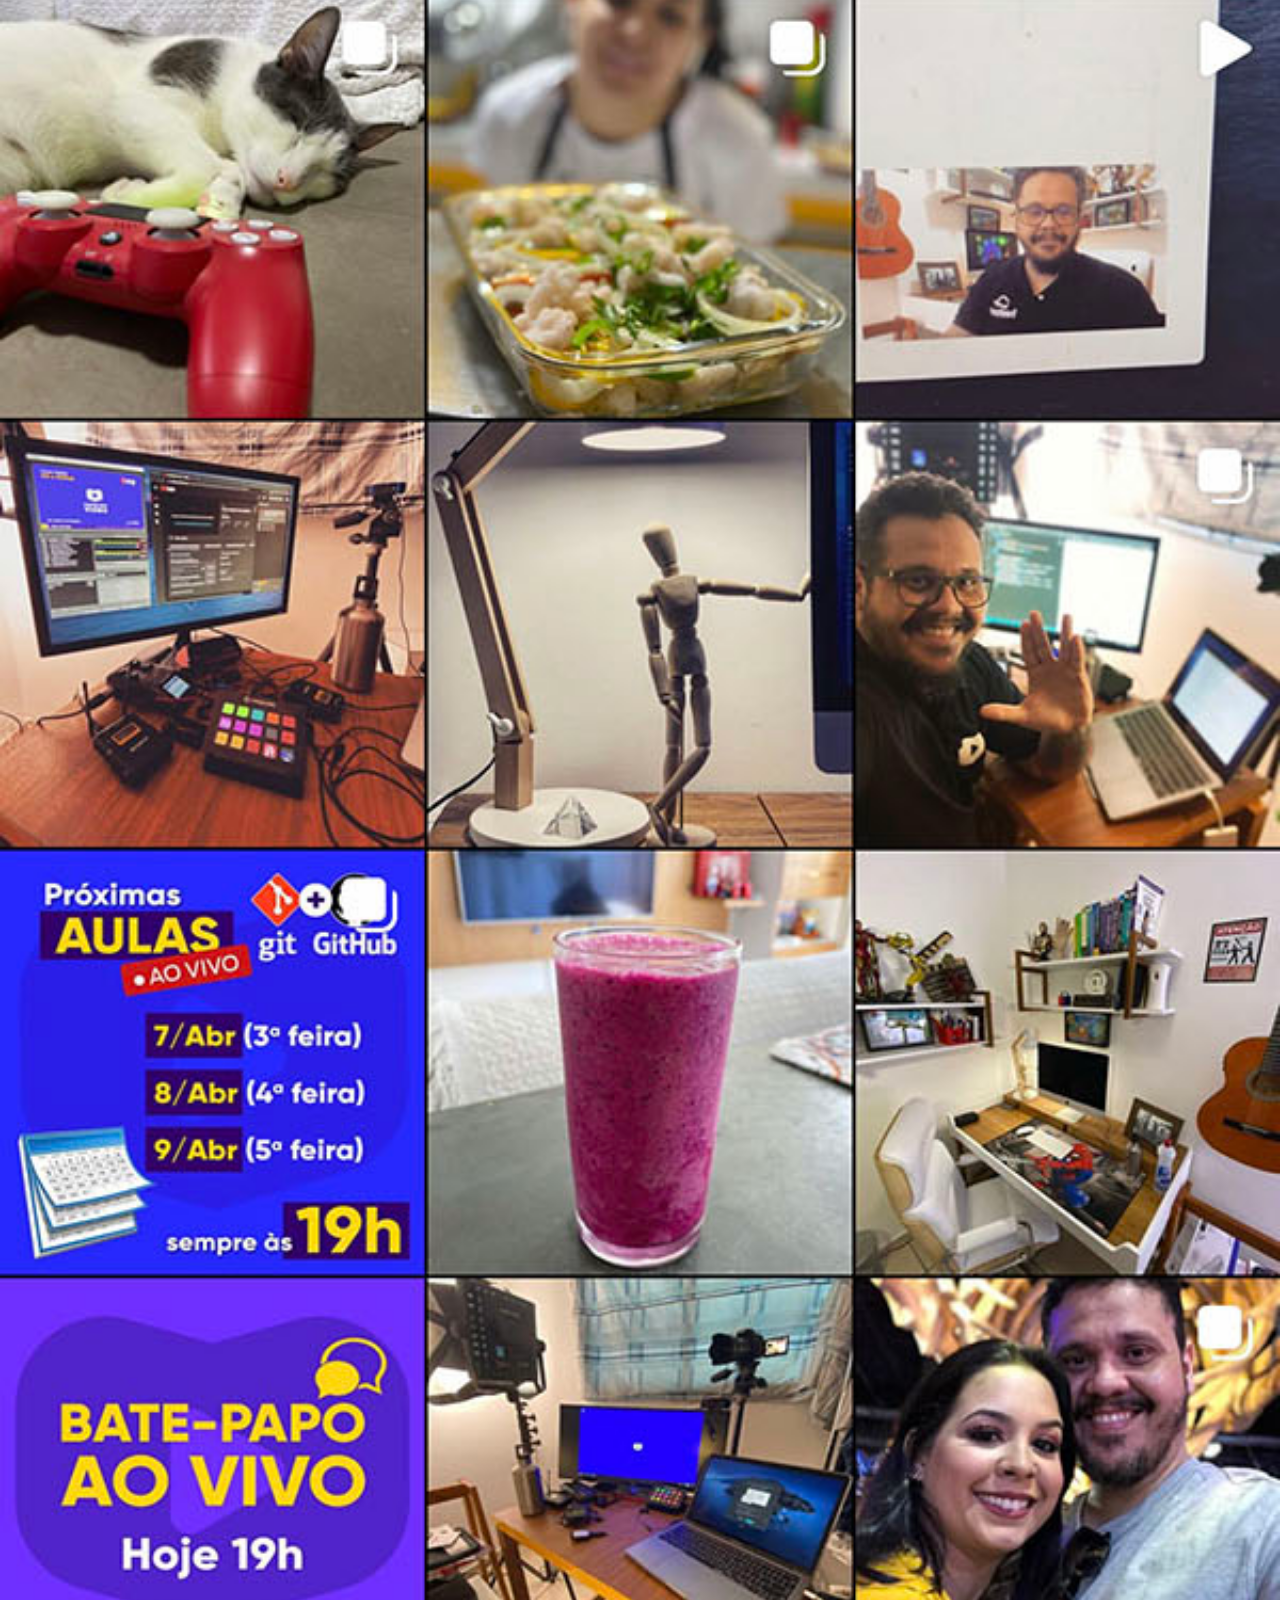
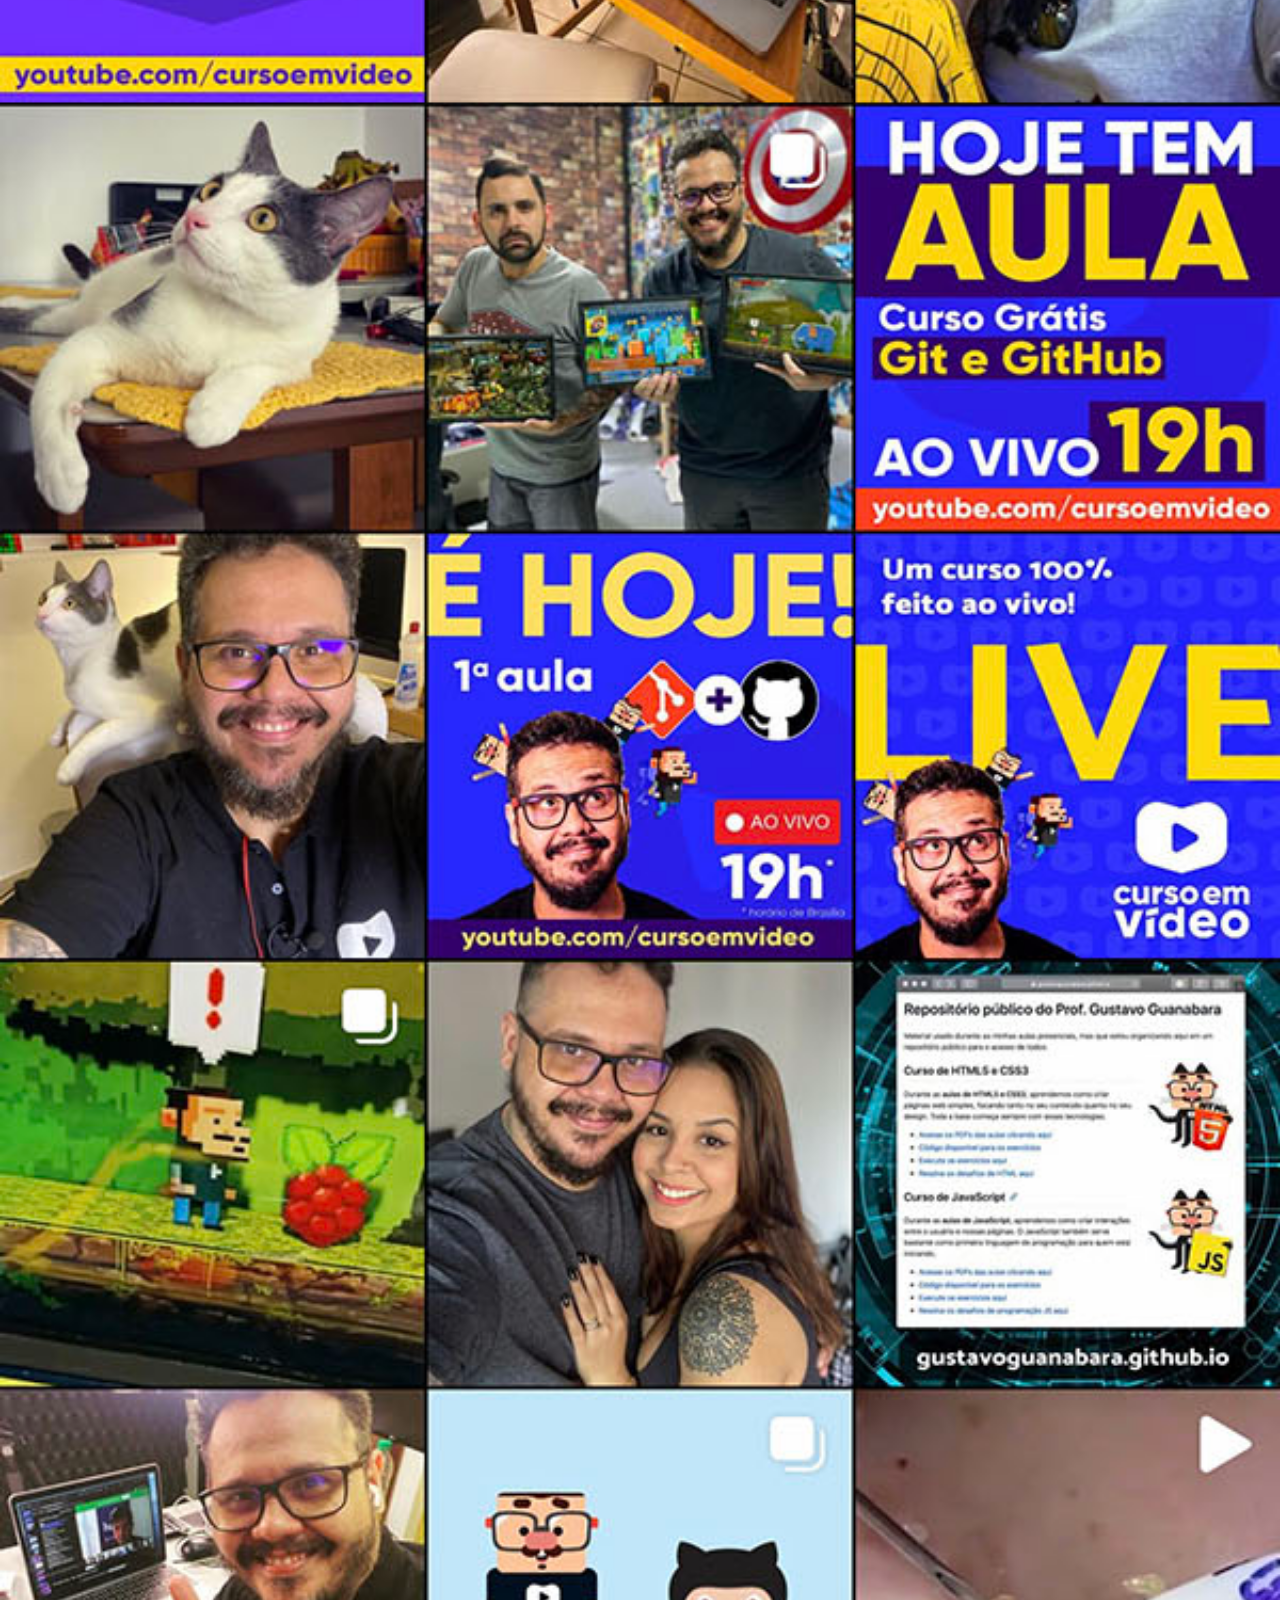
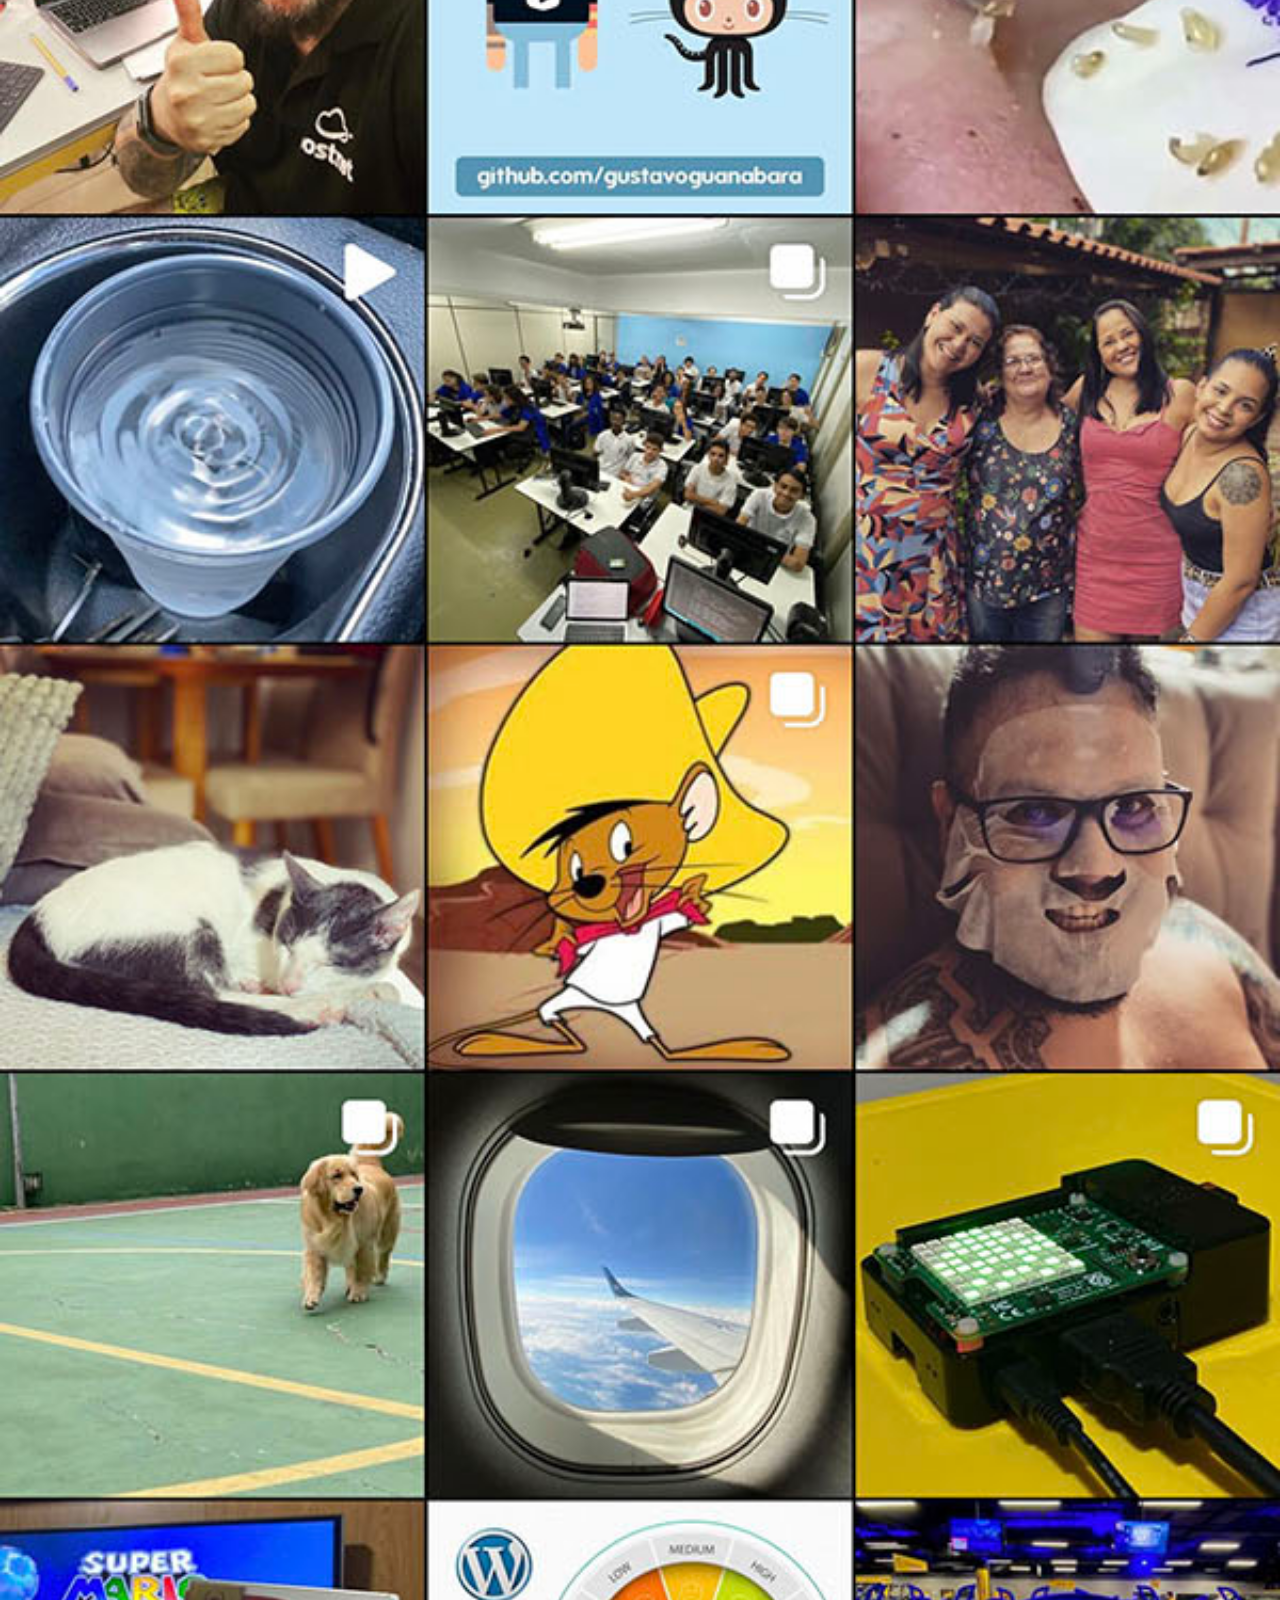
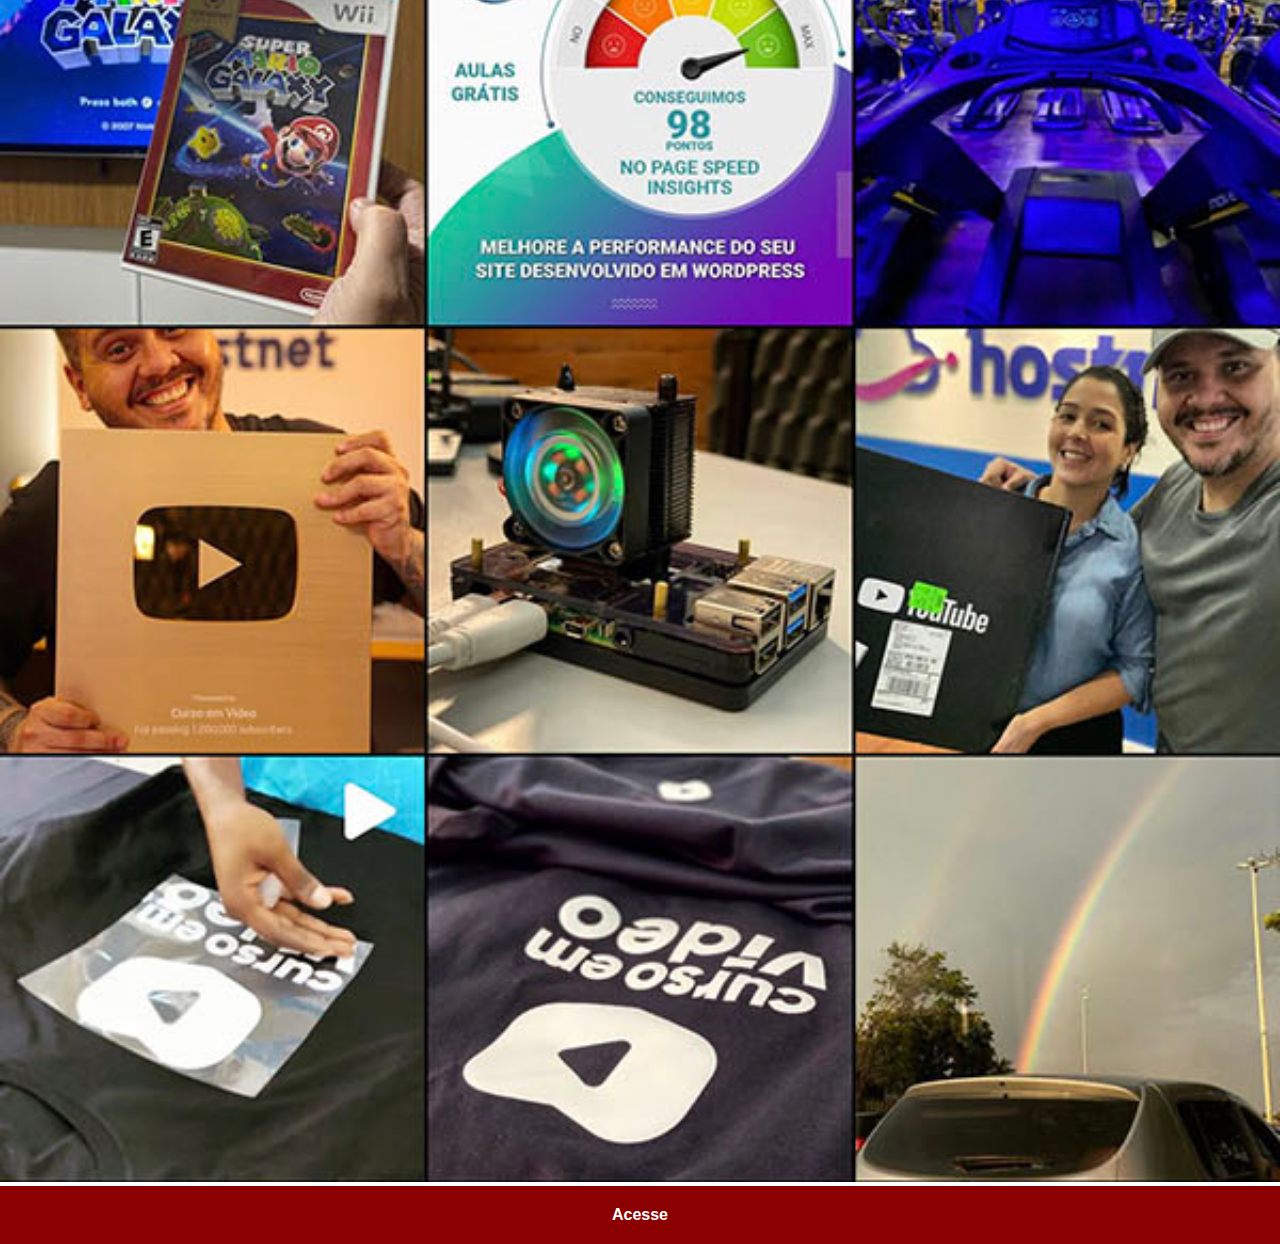
<file: instagran.html>
<!DOCTYPE html>
<html lang="pt-br">
<head>
    <meta charset="UTF-8">
    <meta name="viewport" content="width=device-width, initial-scale=1.0">
    <title>Instagram</title>
    <link rel="stylesheet" href="estilos/social.css">
</head>
<body>
    <img src="imagens/tela-instagram.jpg" alt="">
    <a href="https://www.instagram.com/gustavoguanabara/" target="_blank">Acesse</a>
</body>
</html>
</file>
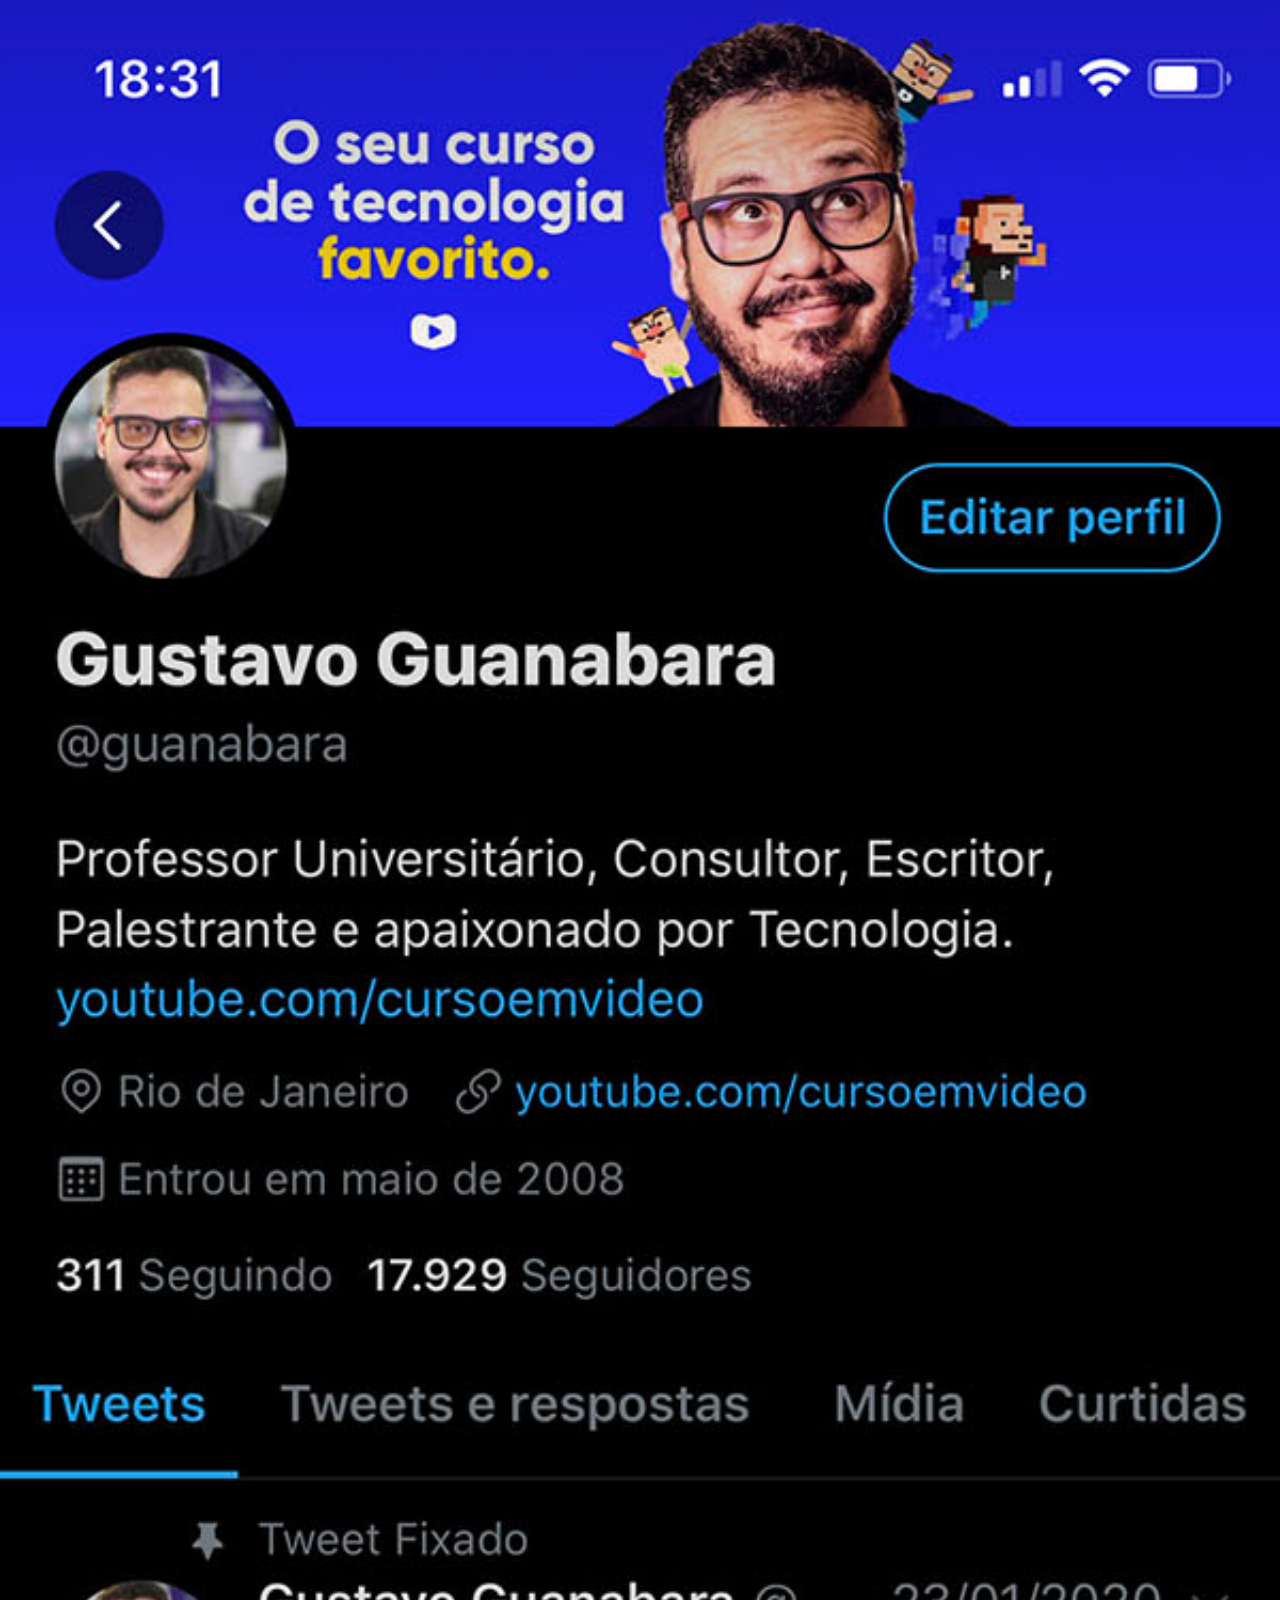
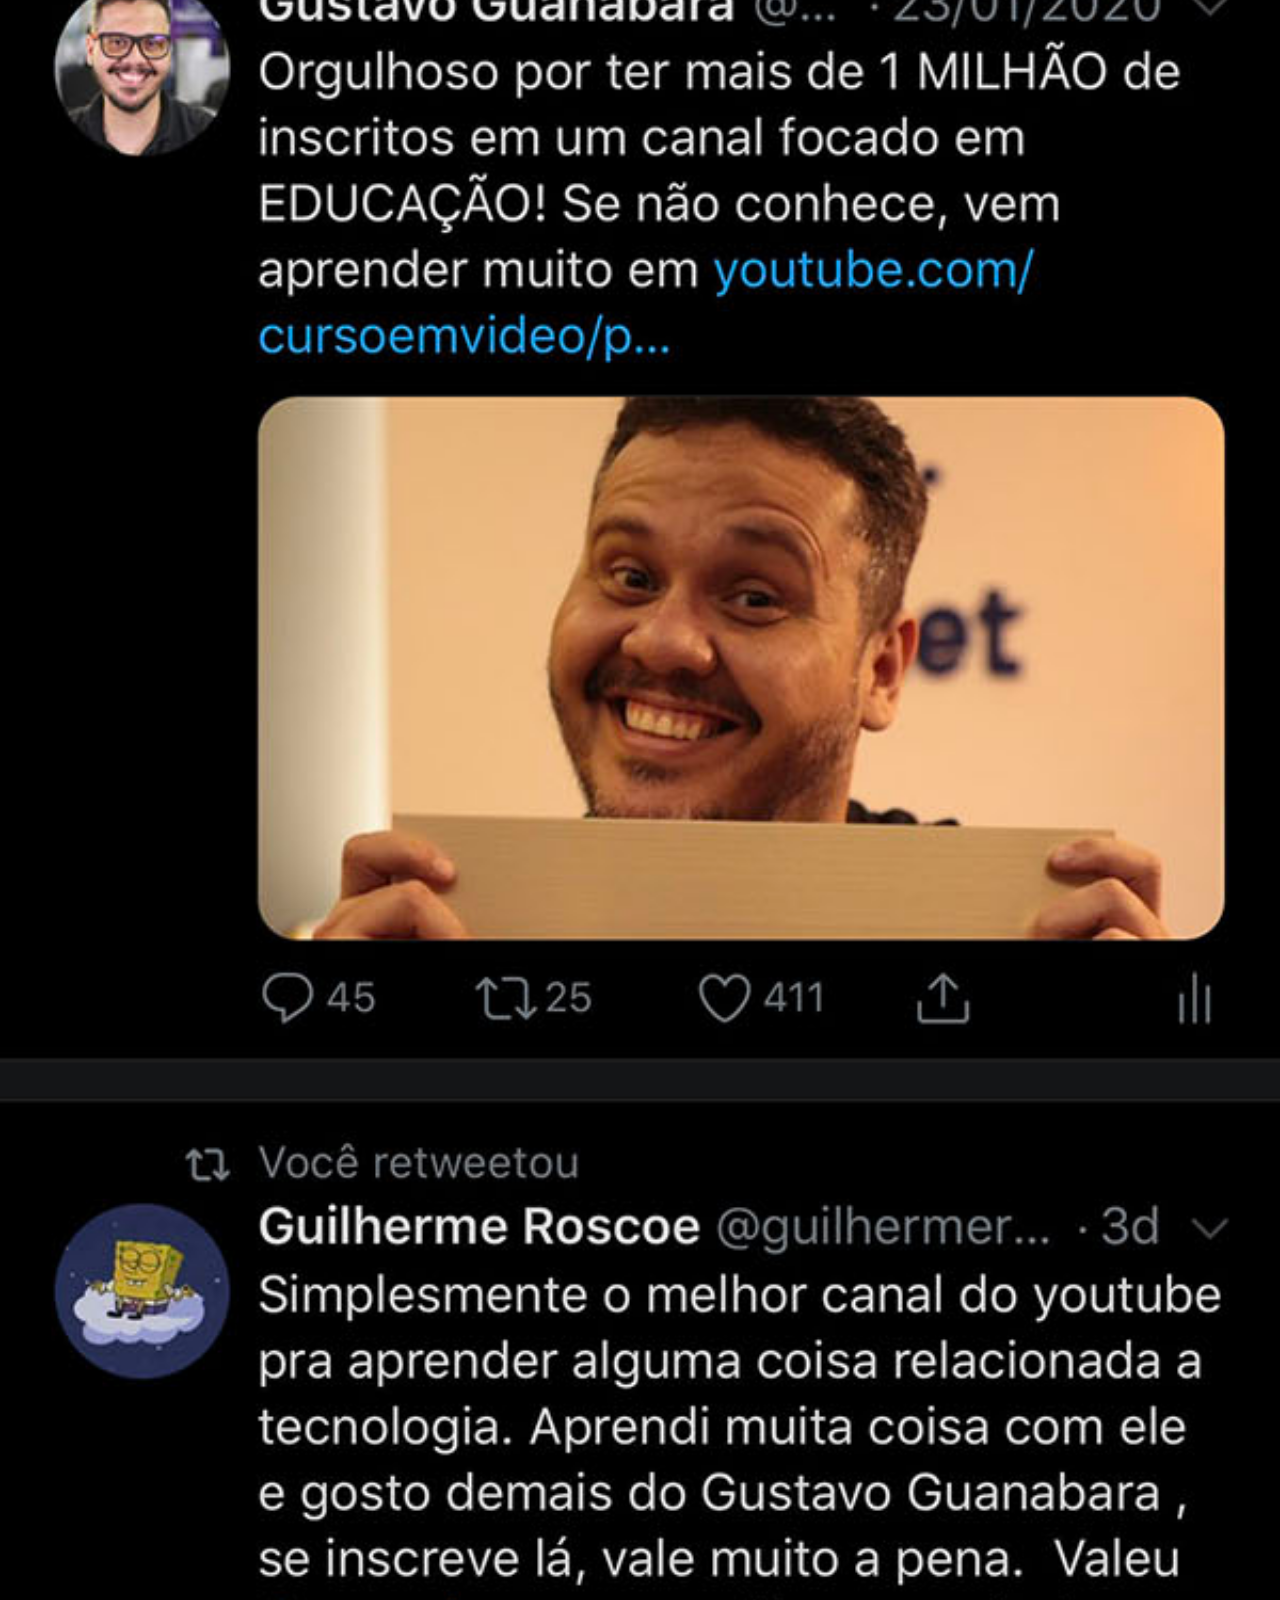
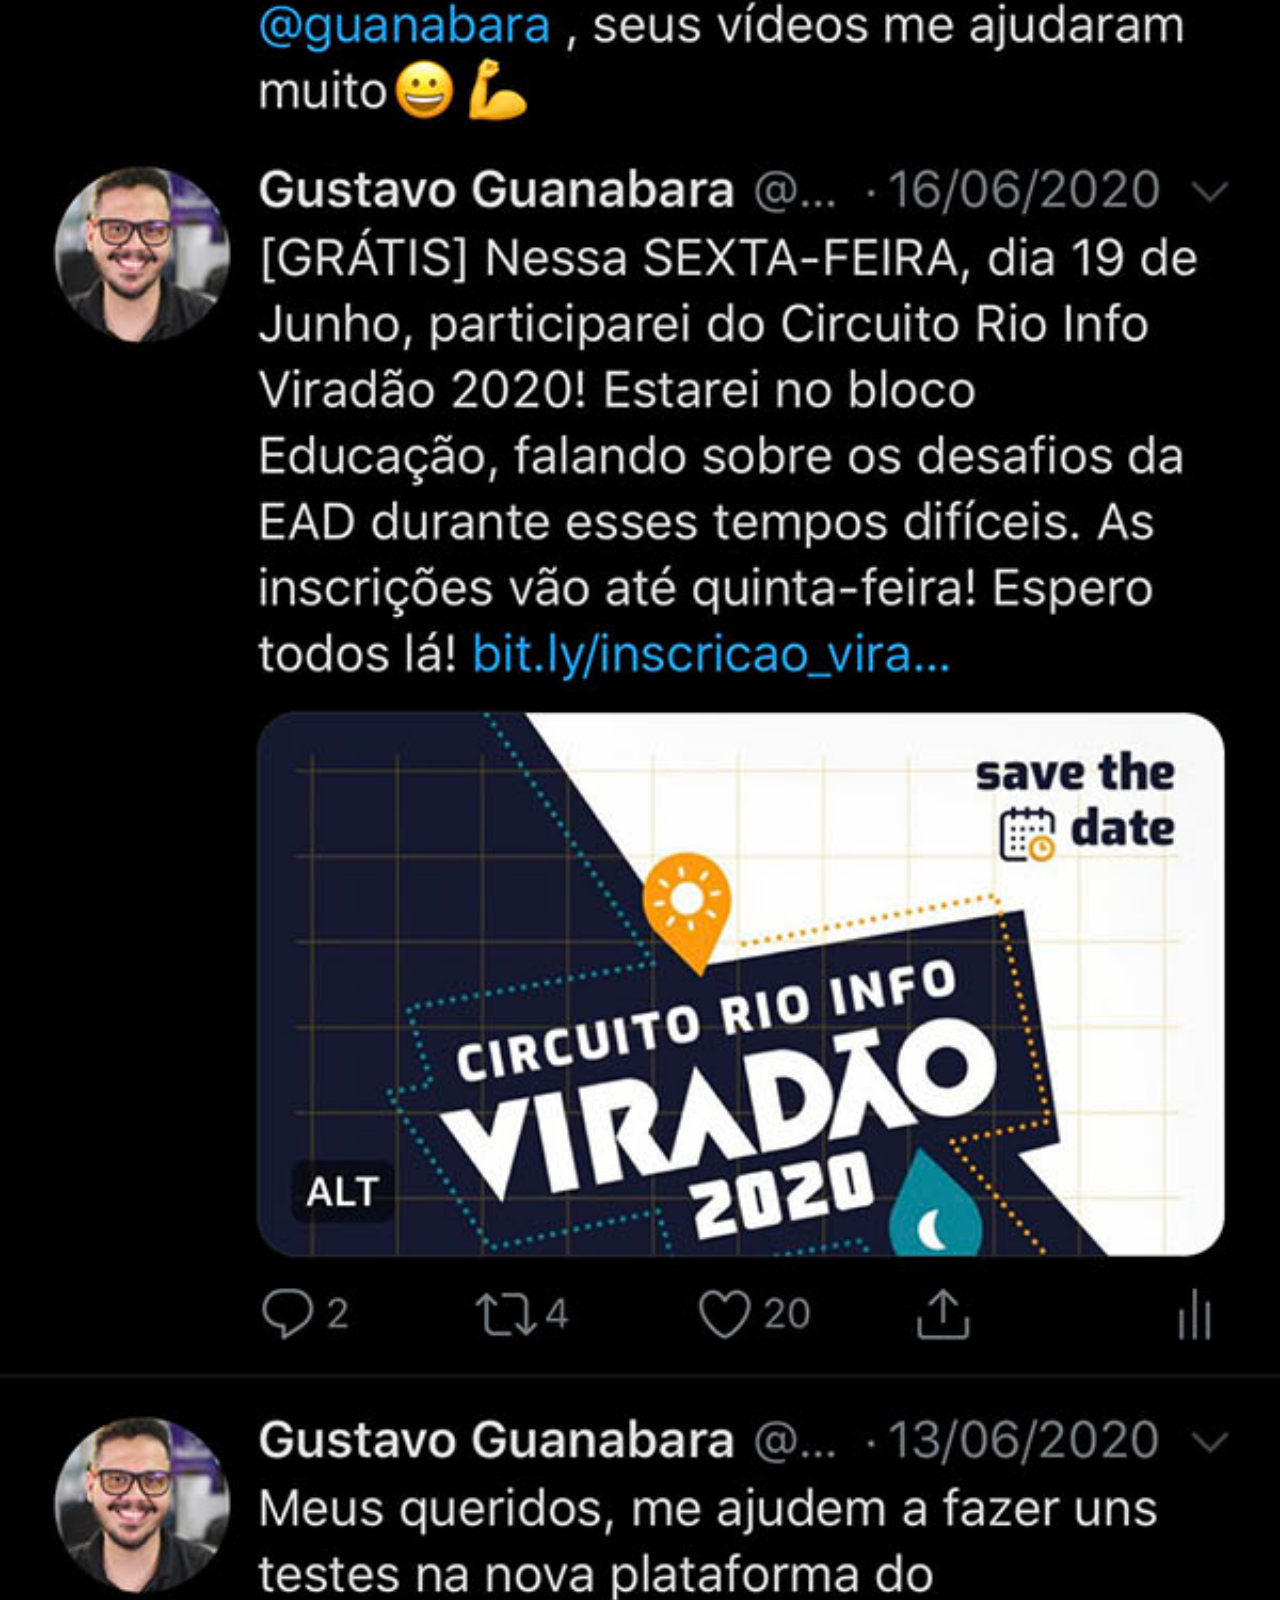
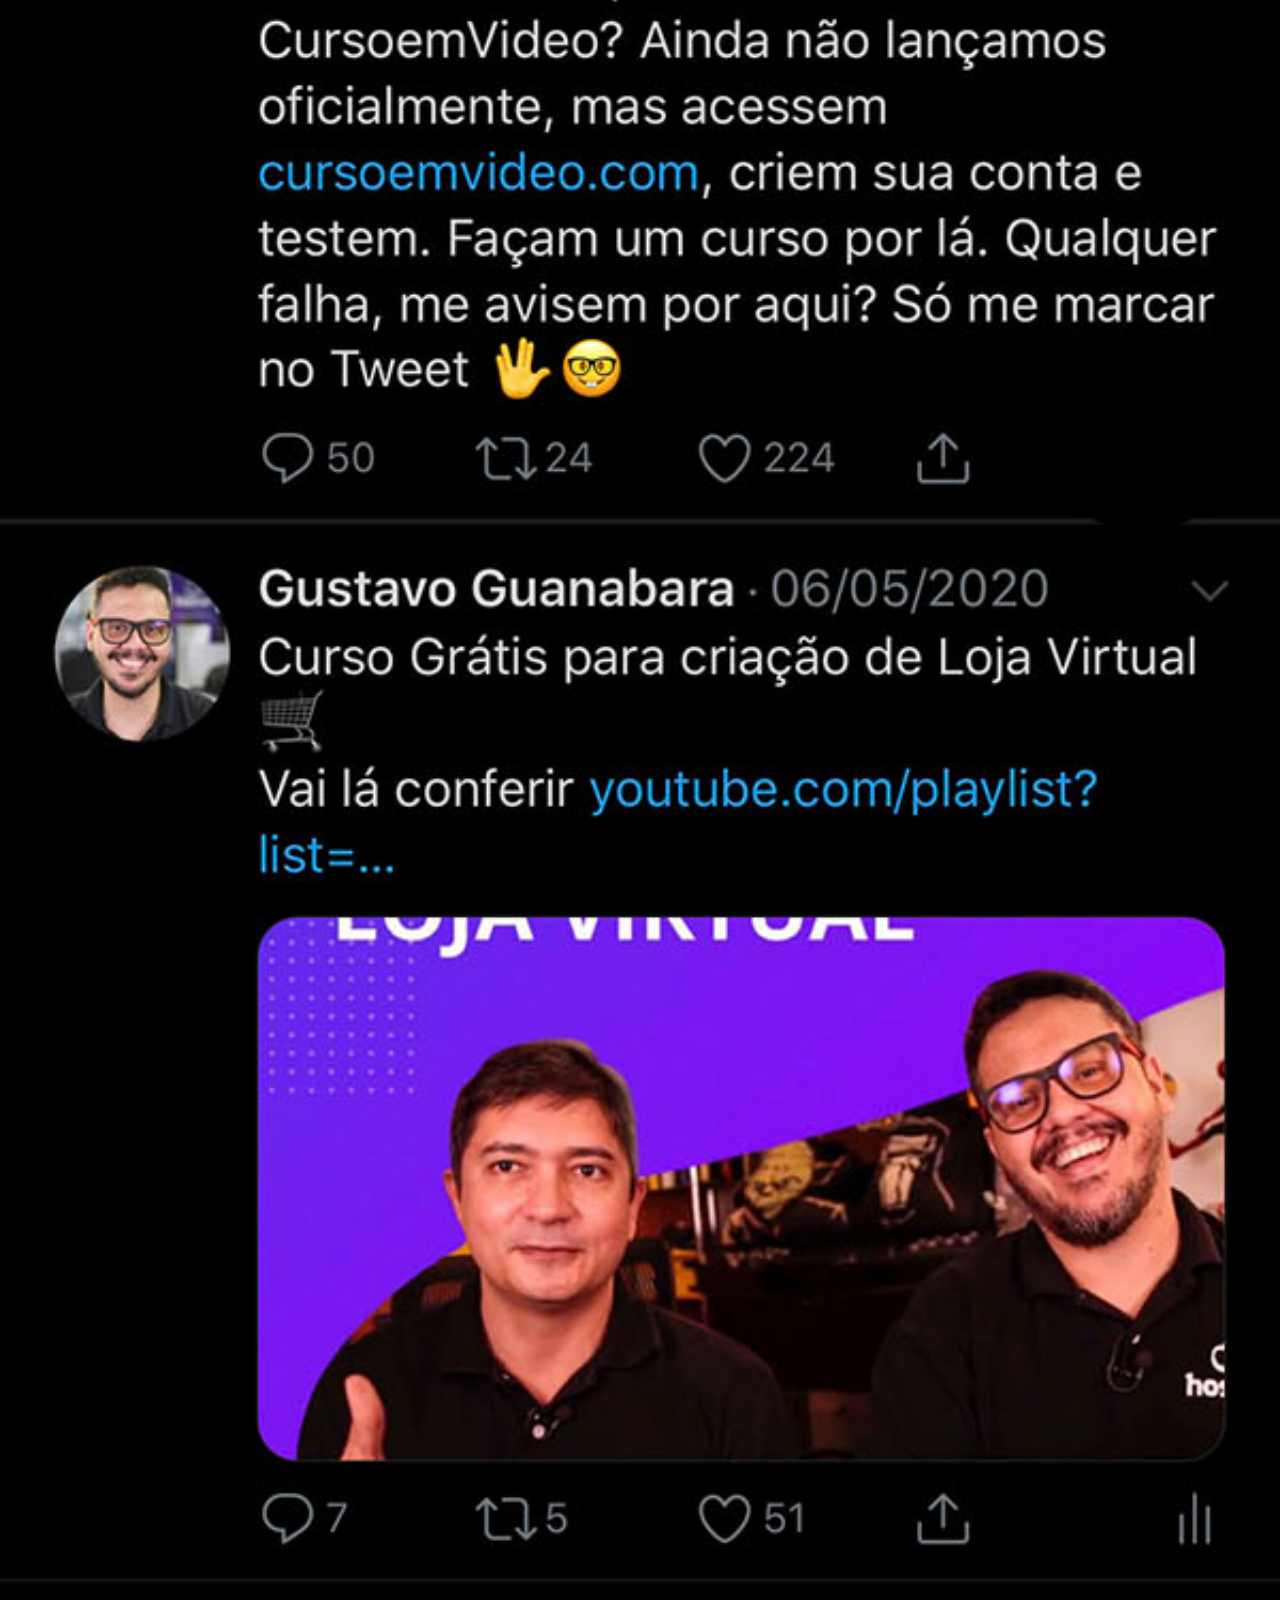
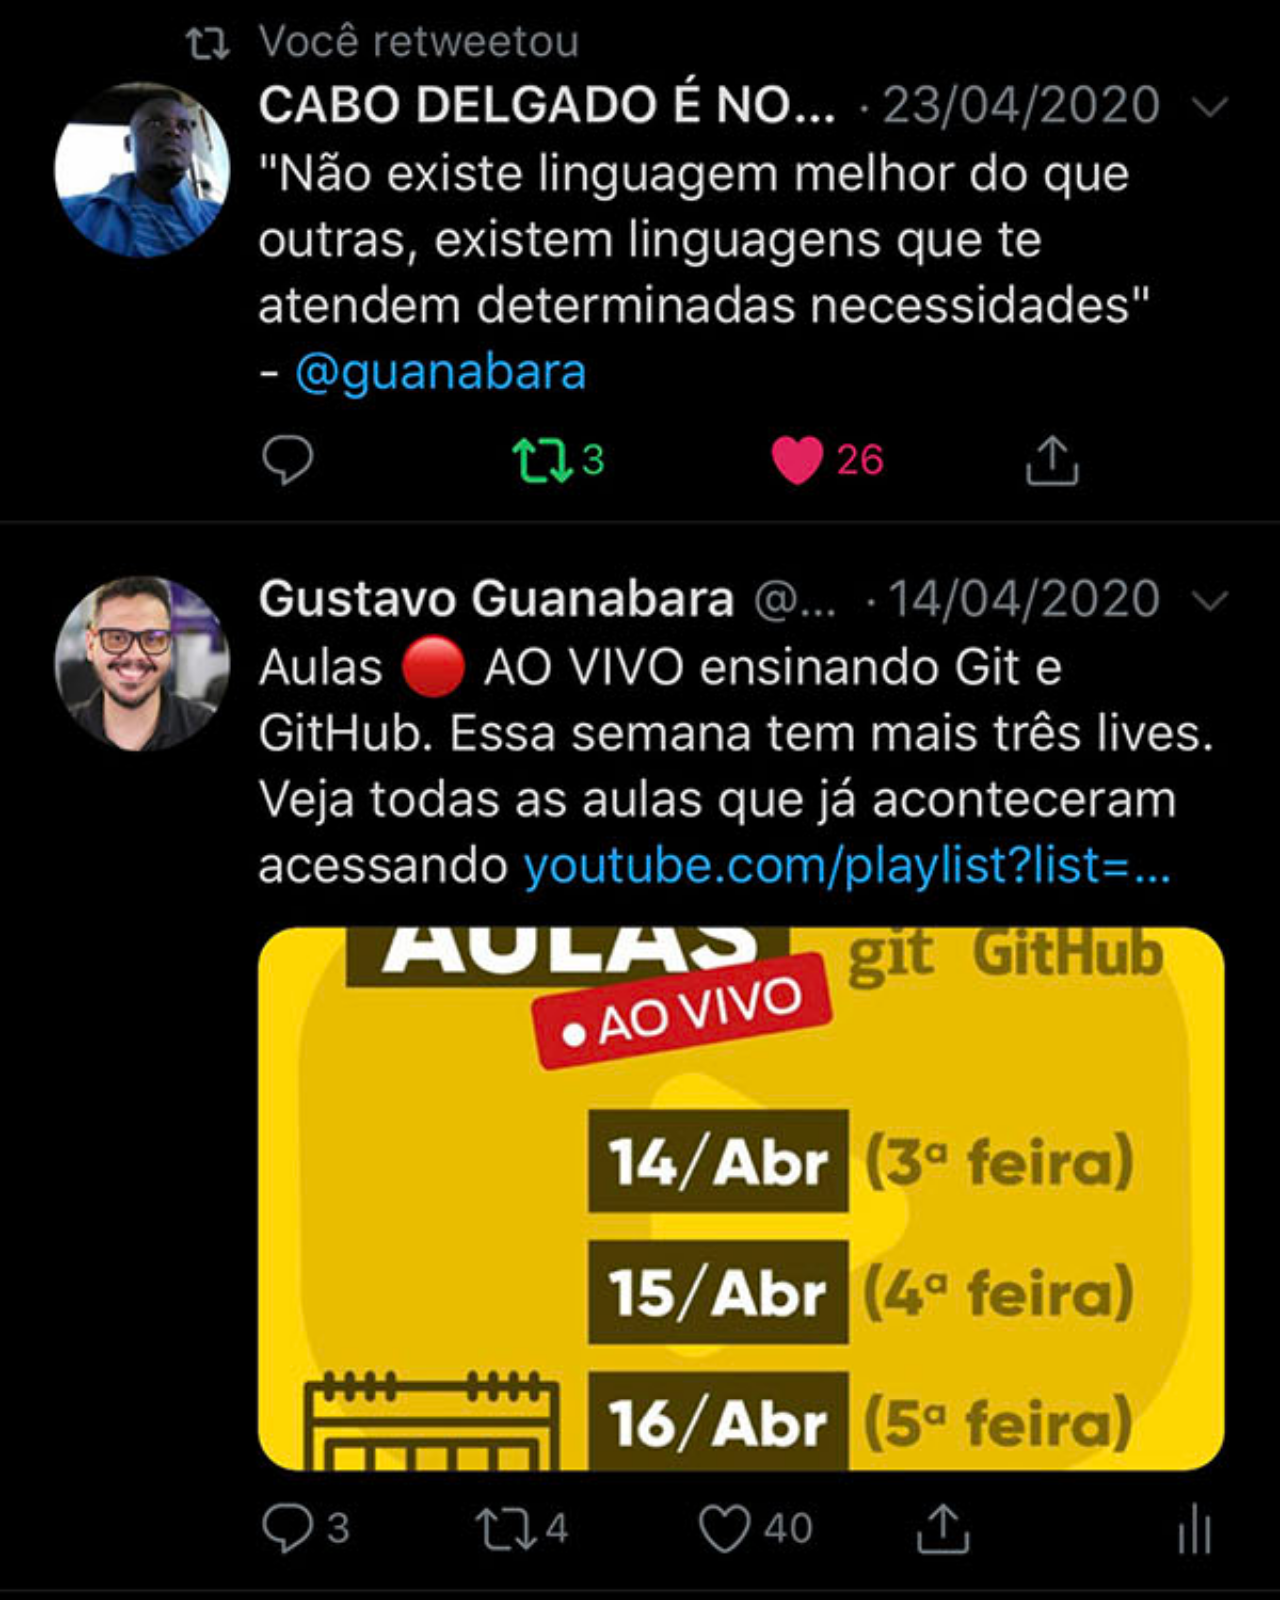
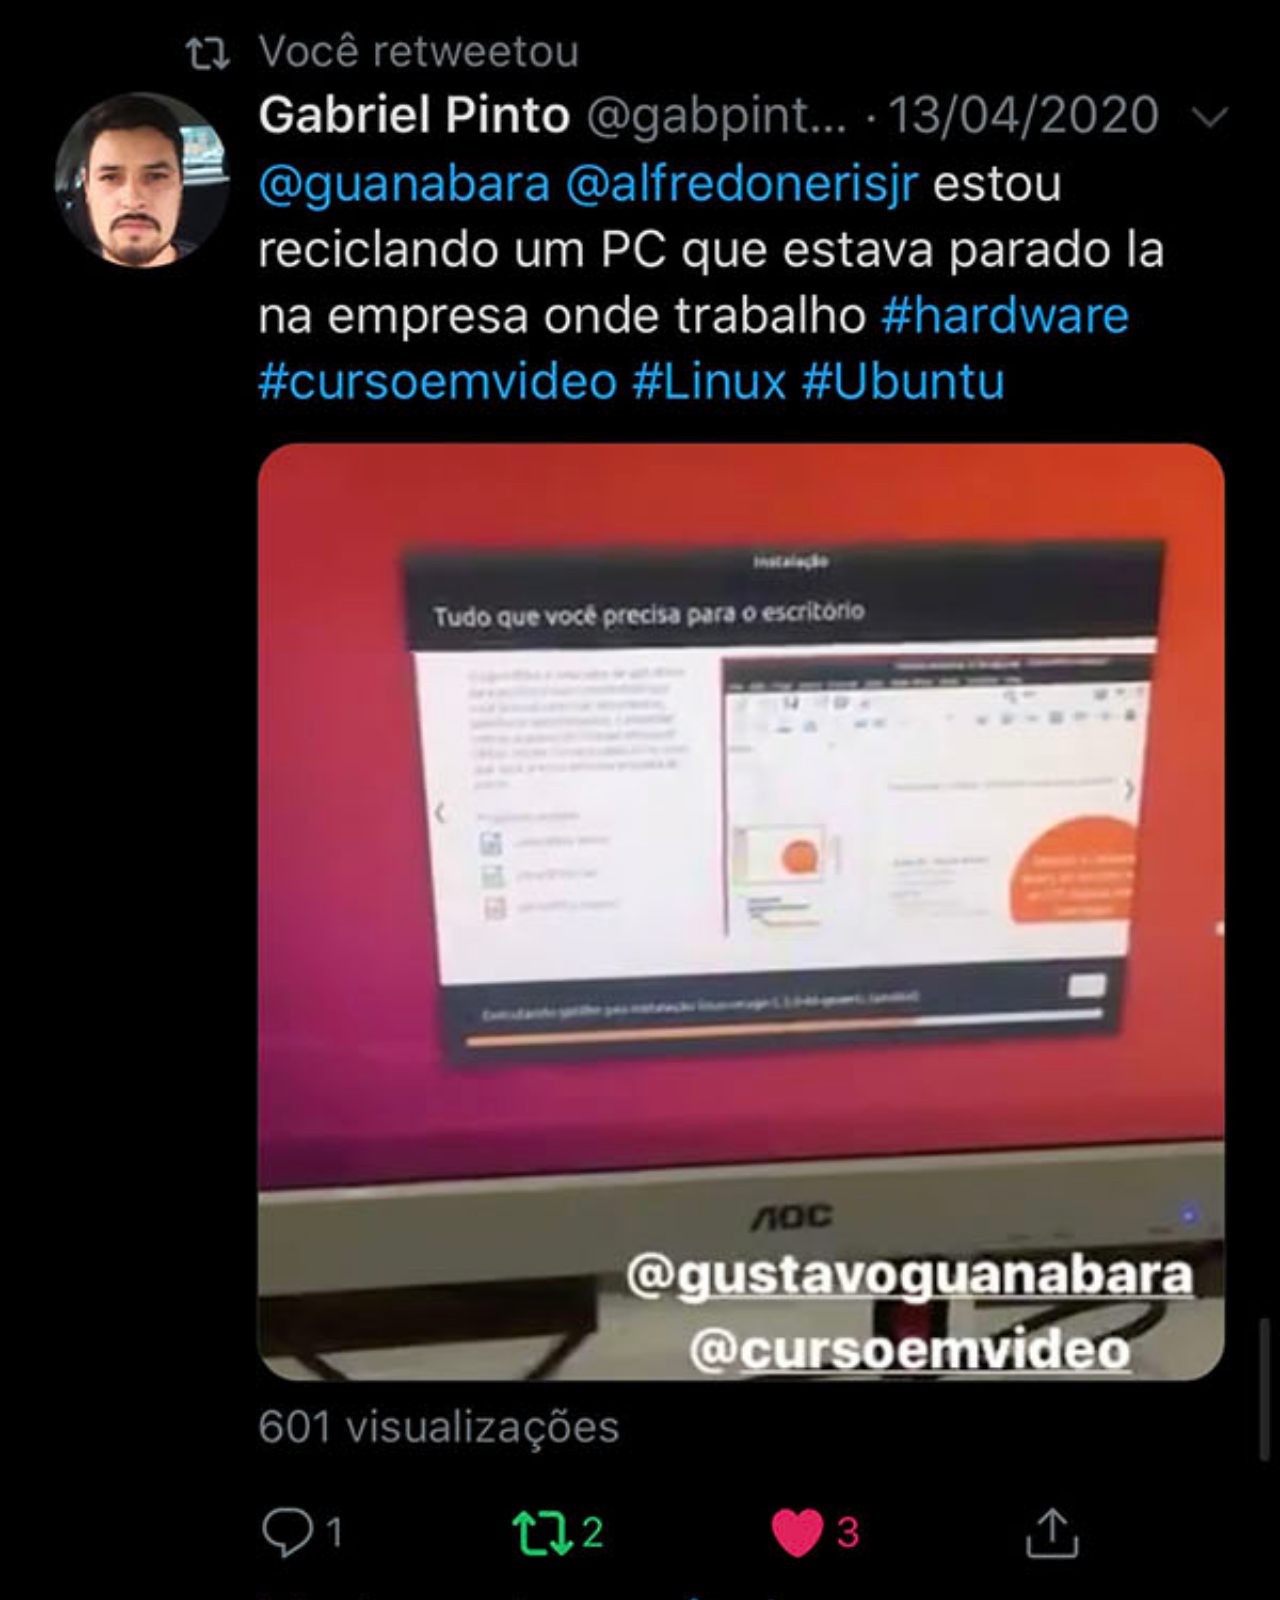
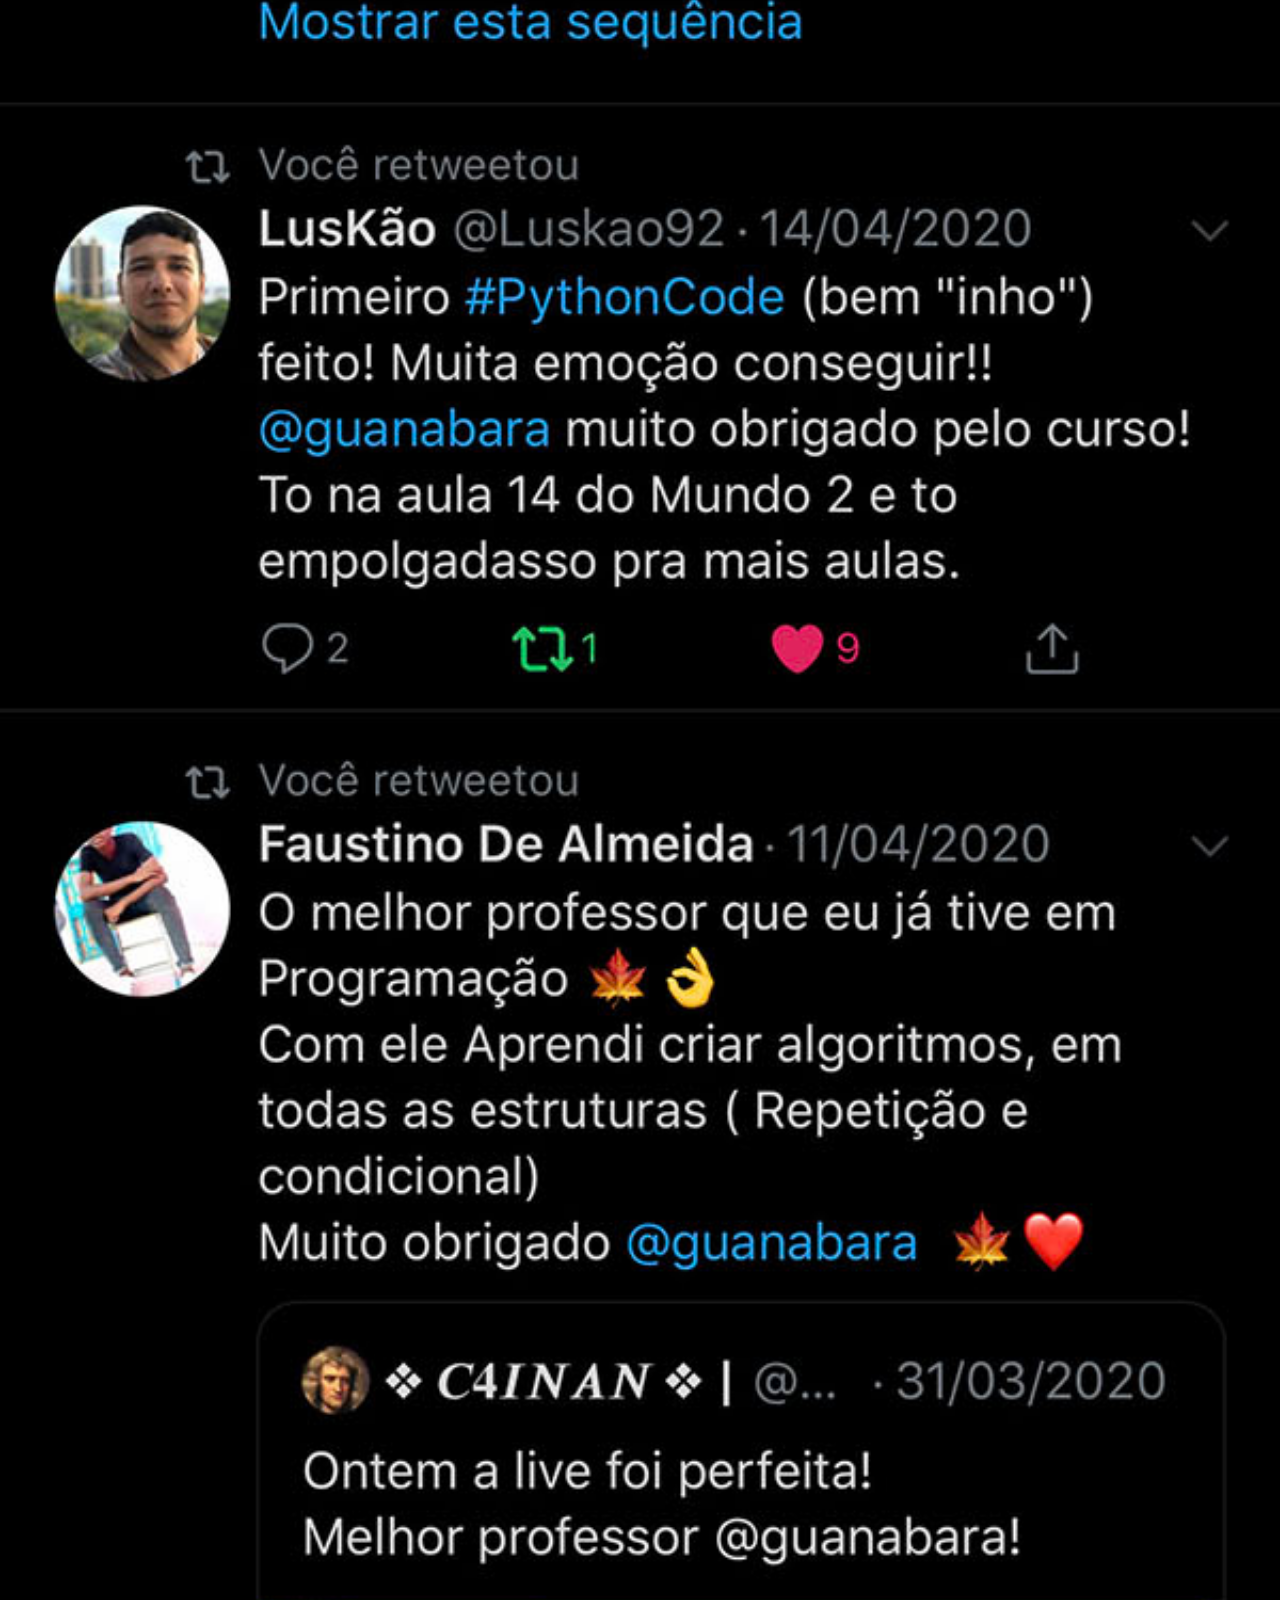
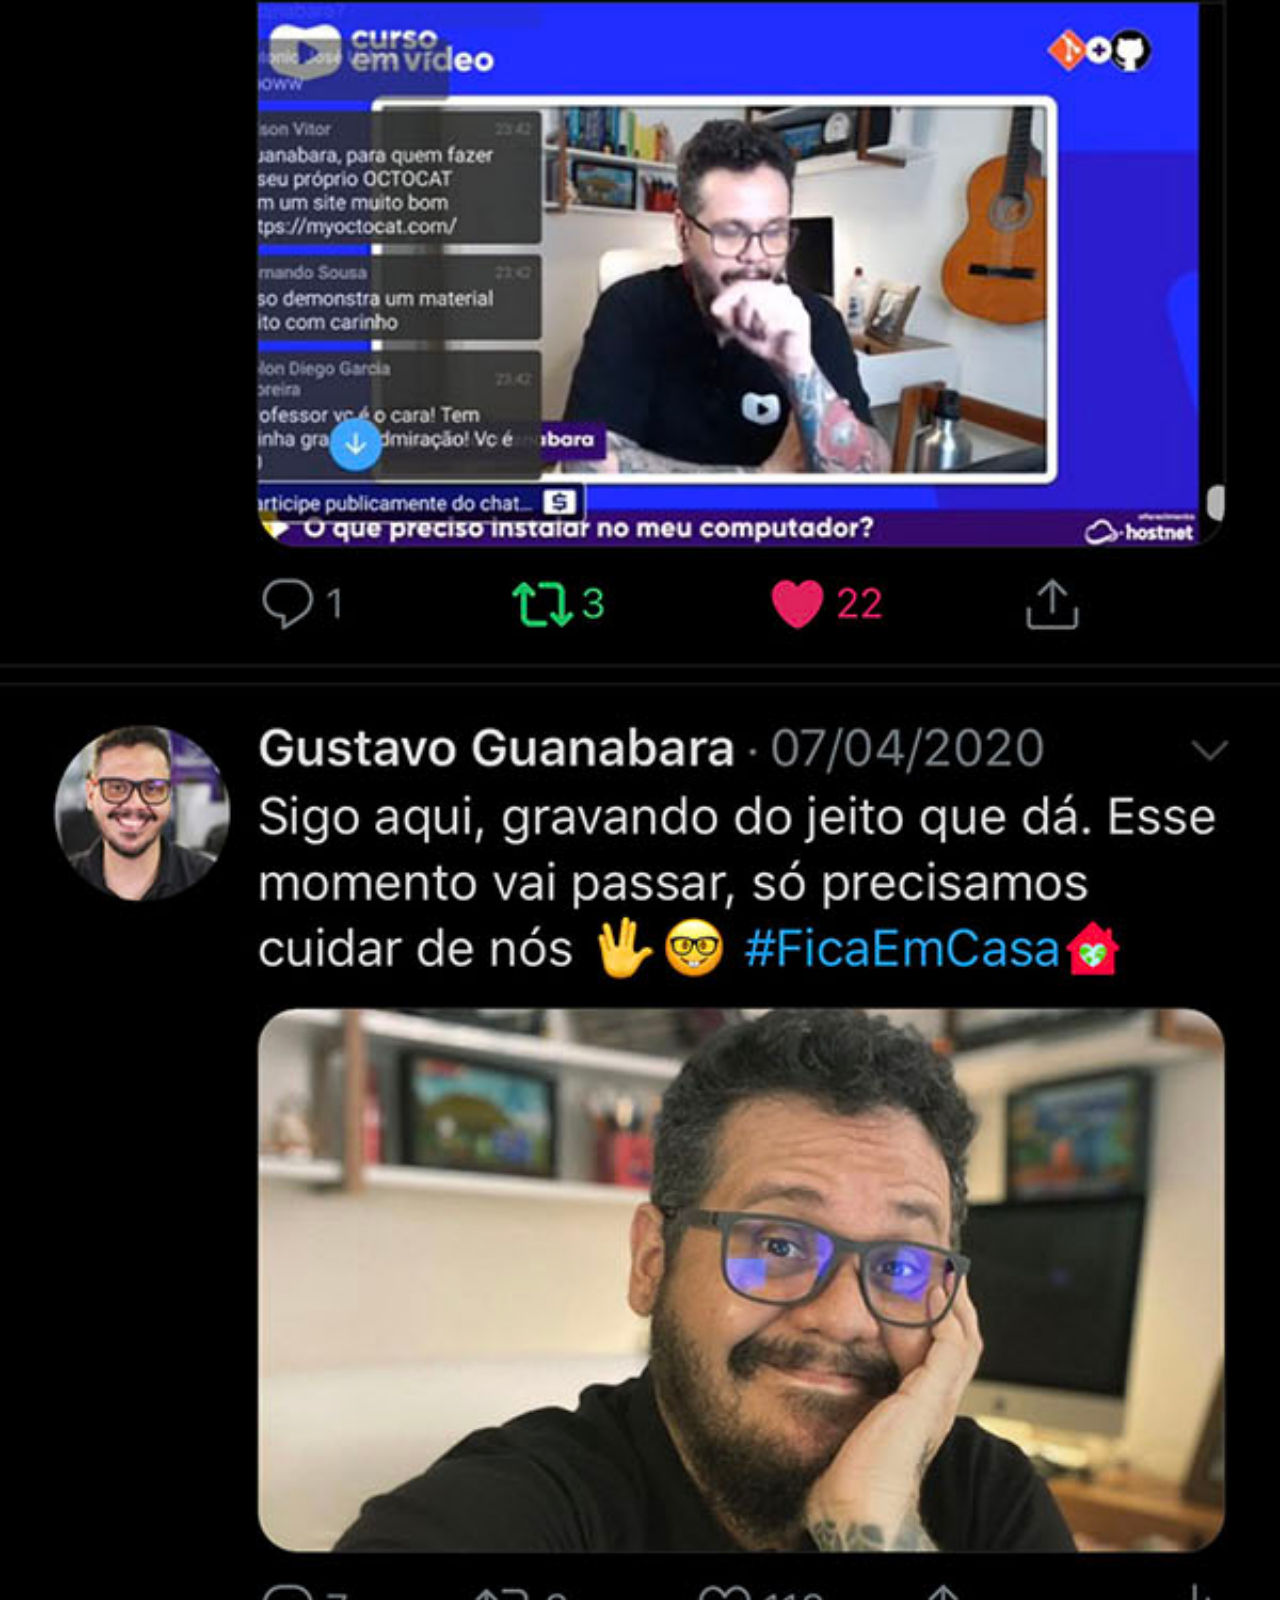
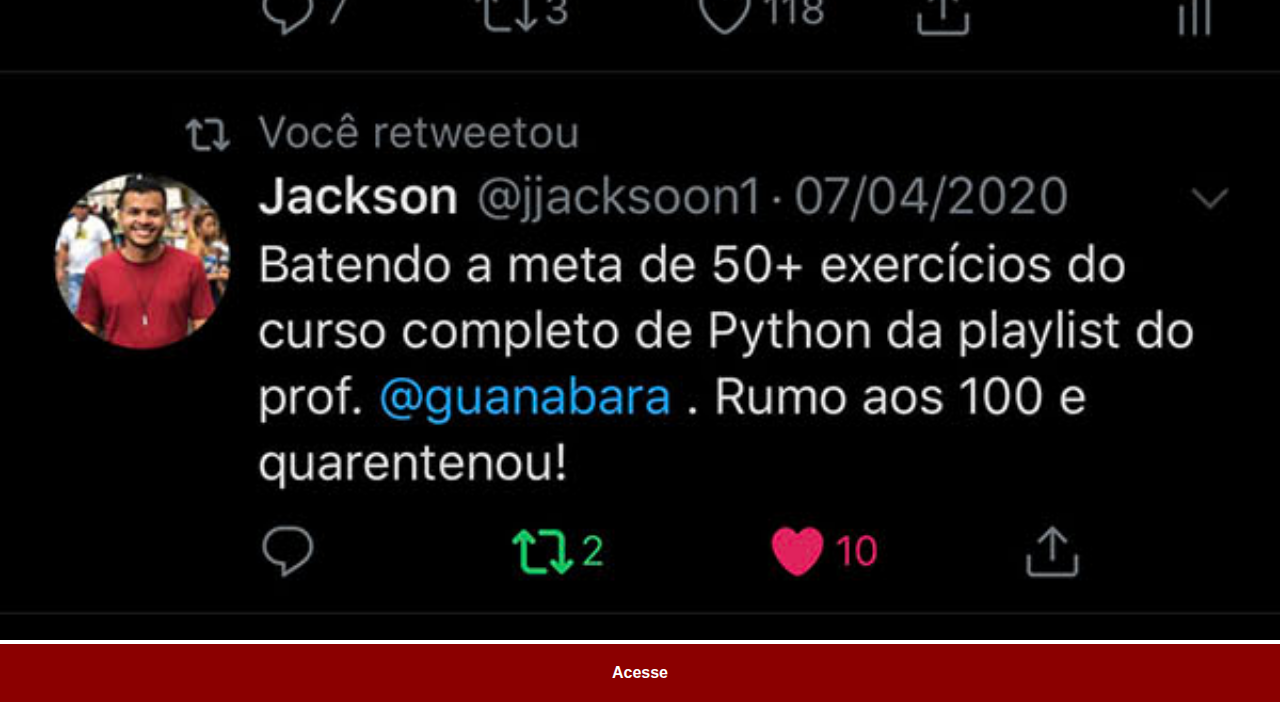
<file: twitter.html>
<!DOCTYPE html>
<html lang="pt-br">
<head>
    <meta charset="UTF-8">
    <meta name="viewport" content="width=device-width, initial-scale=1.0">
    <title>Twitter</title>
    <link rel="stylesheet" href="estilos/social.css">
</head>
<body>
    <img src="imagens/tela-twitter.jpg" alt="">
    <a href="https://twitter.com/guanabara" target="_blank">Acesse</a>
    
</body>
</html>
</file>
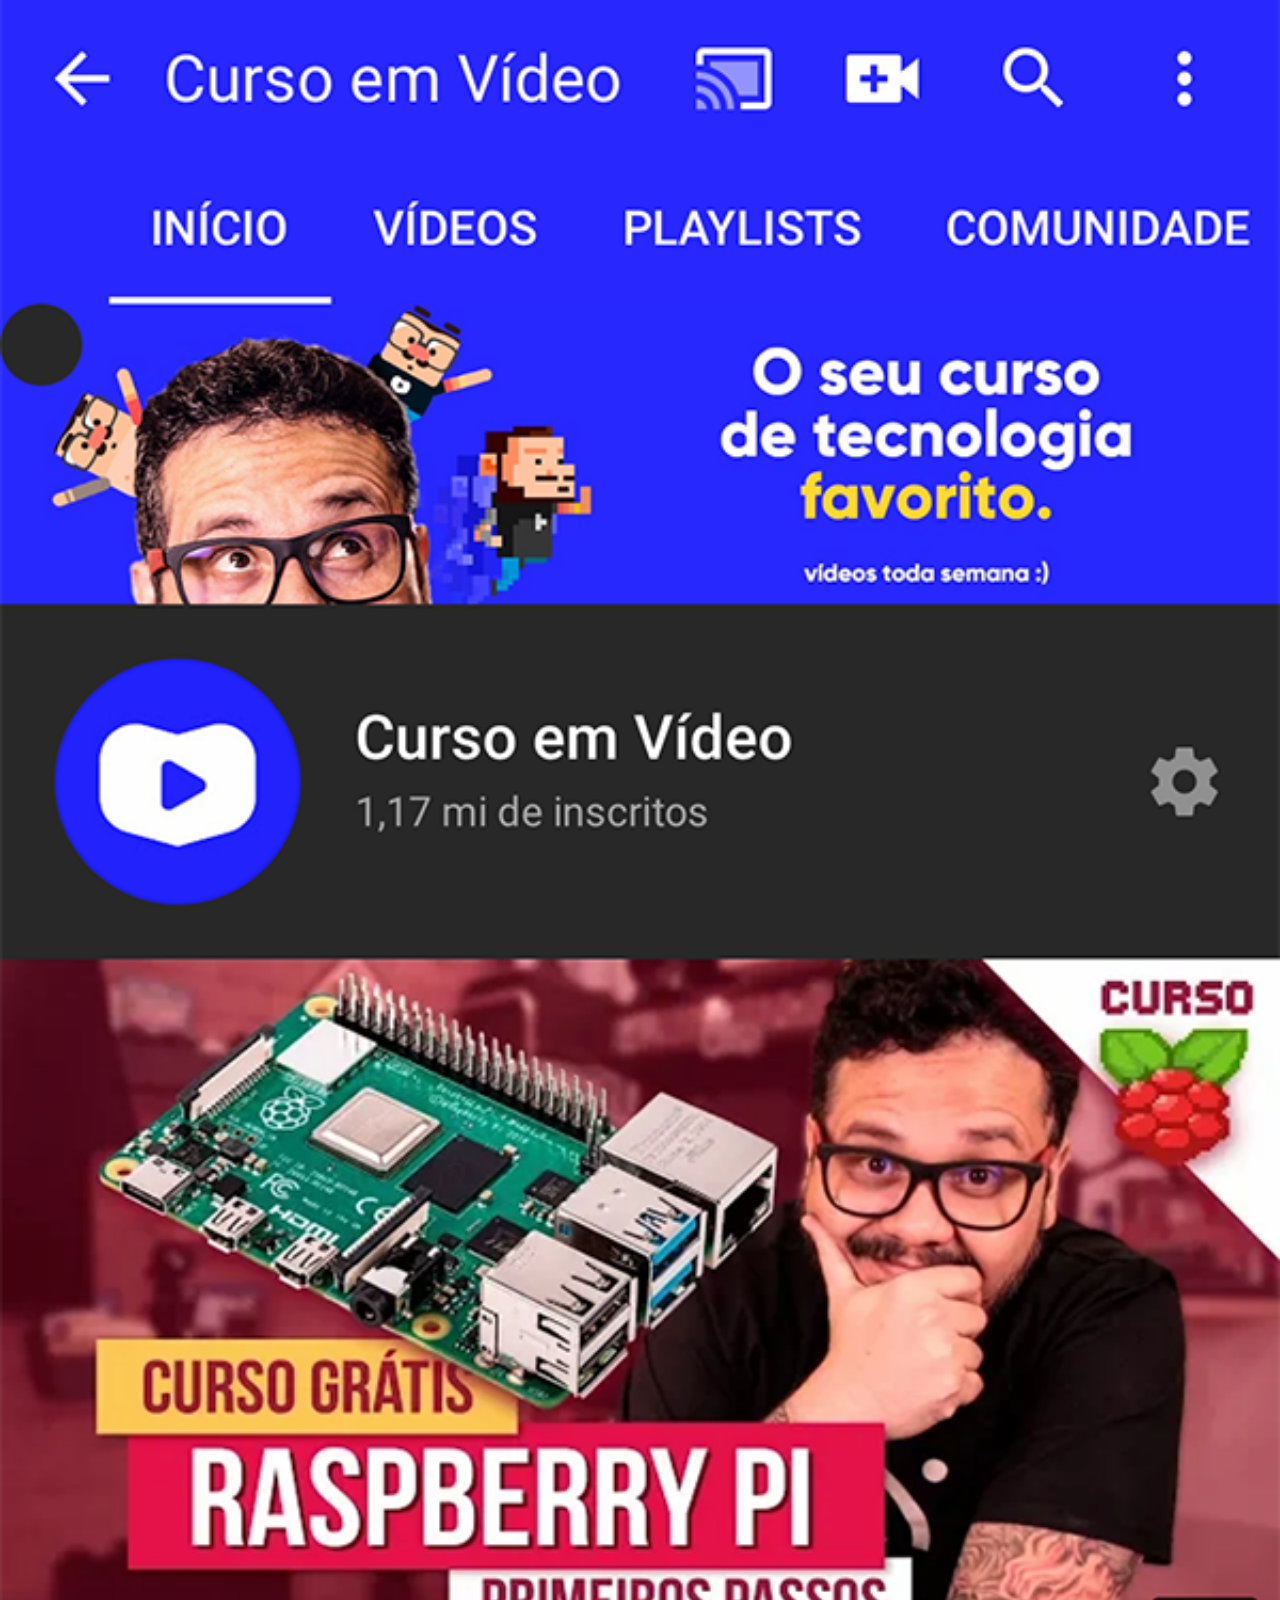
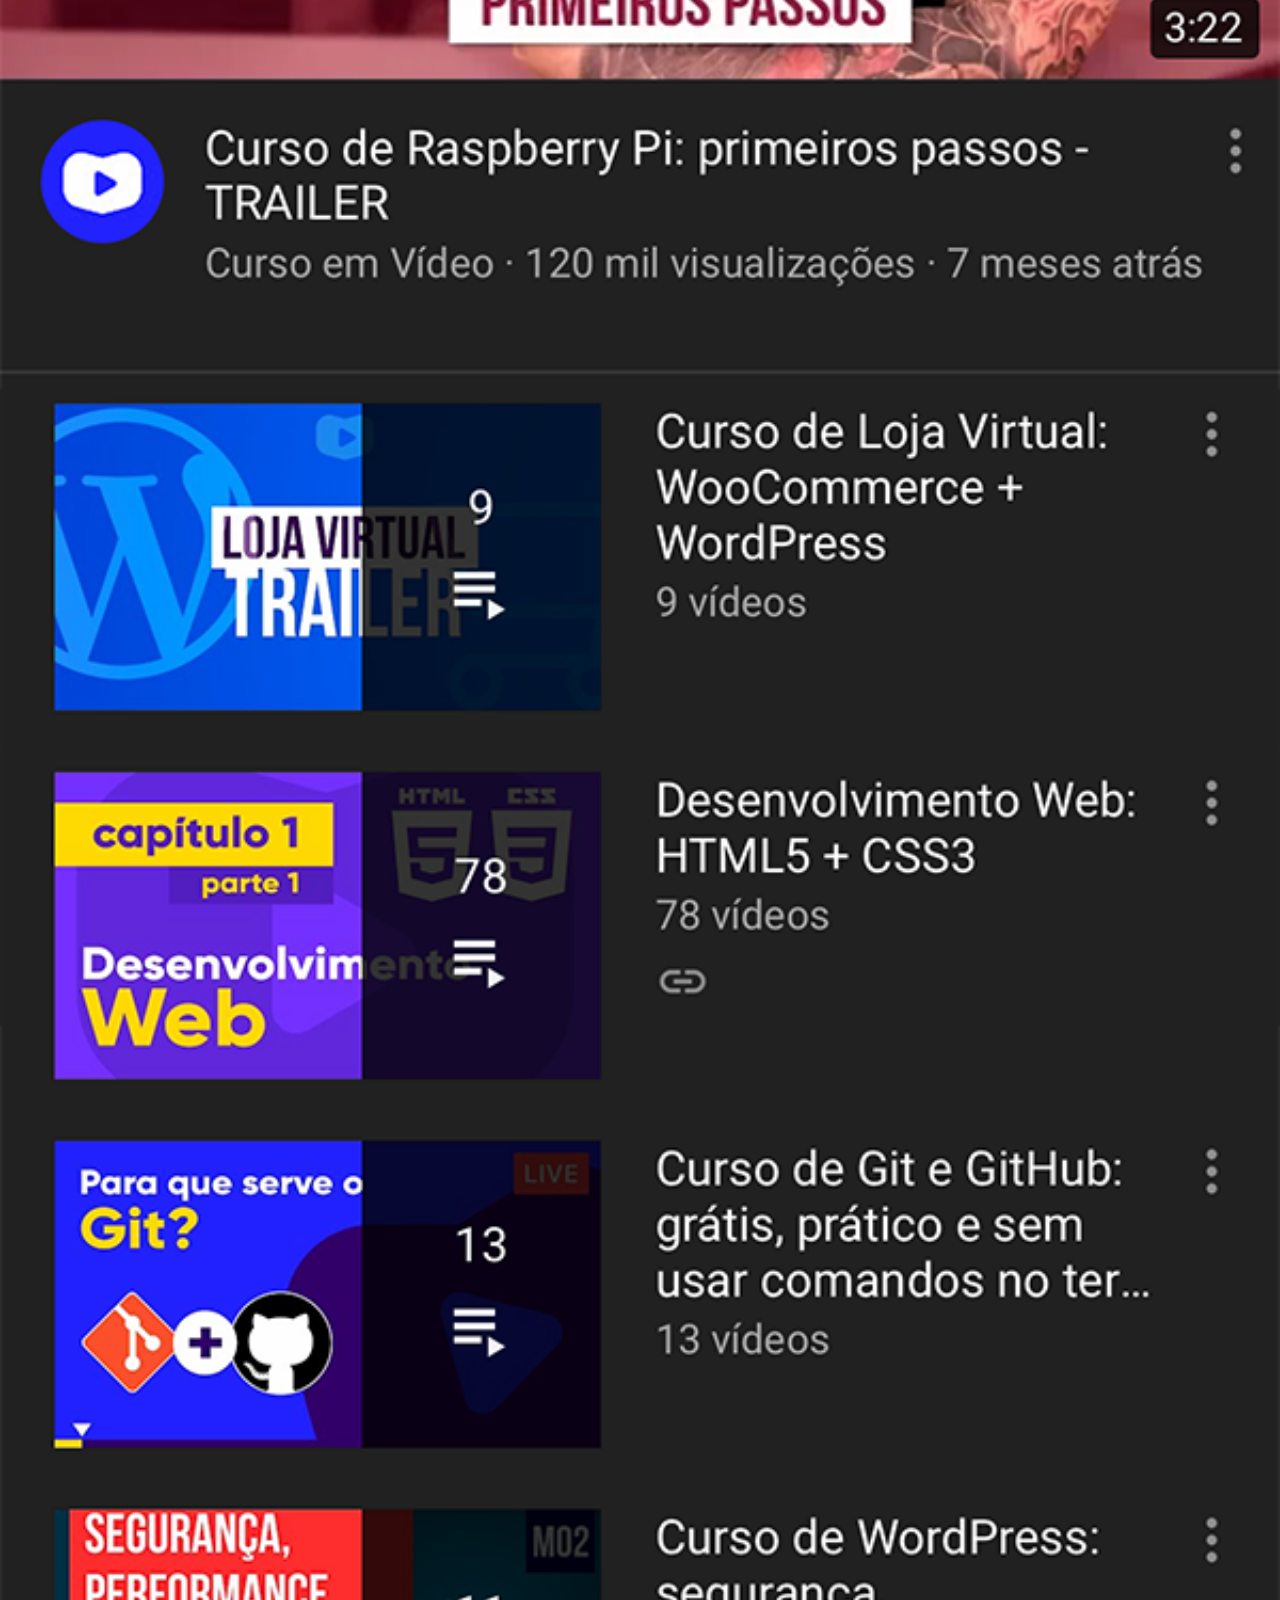
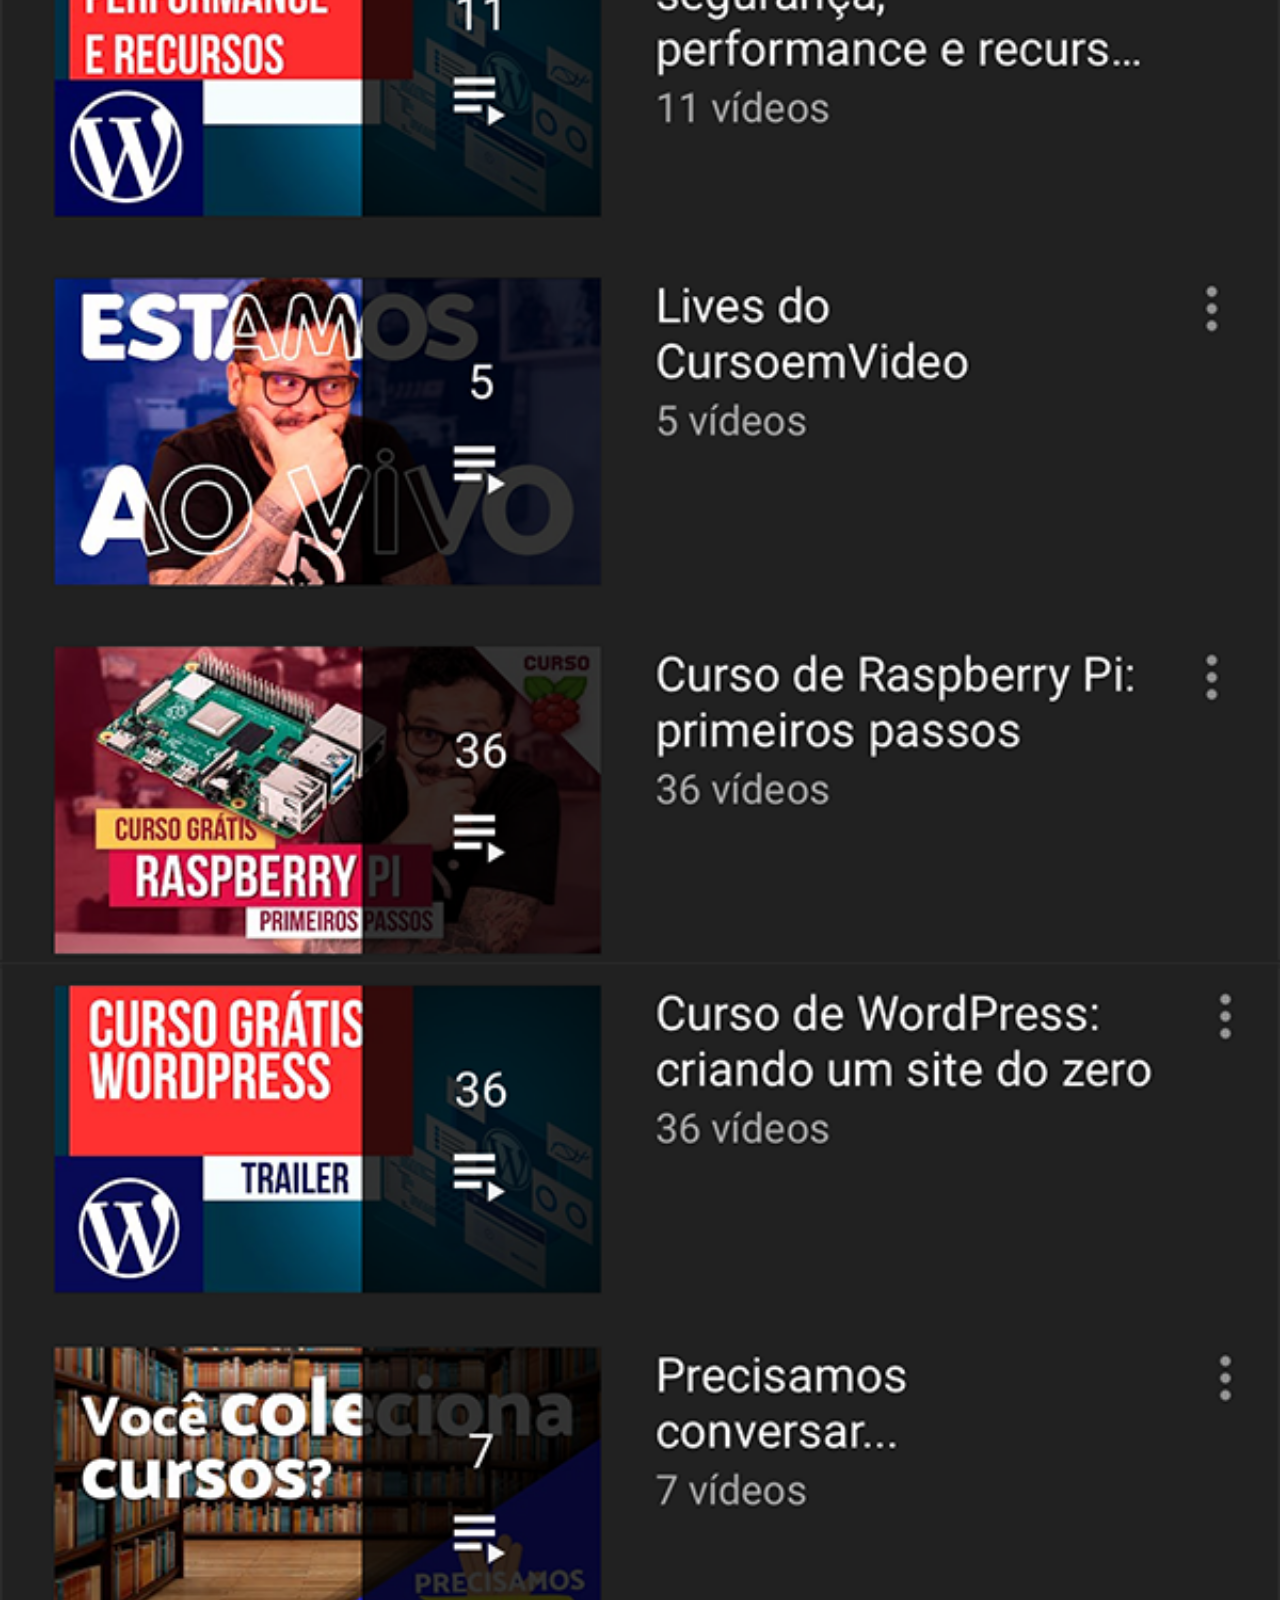
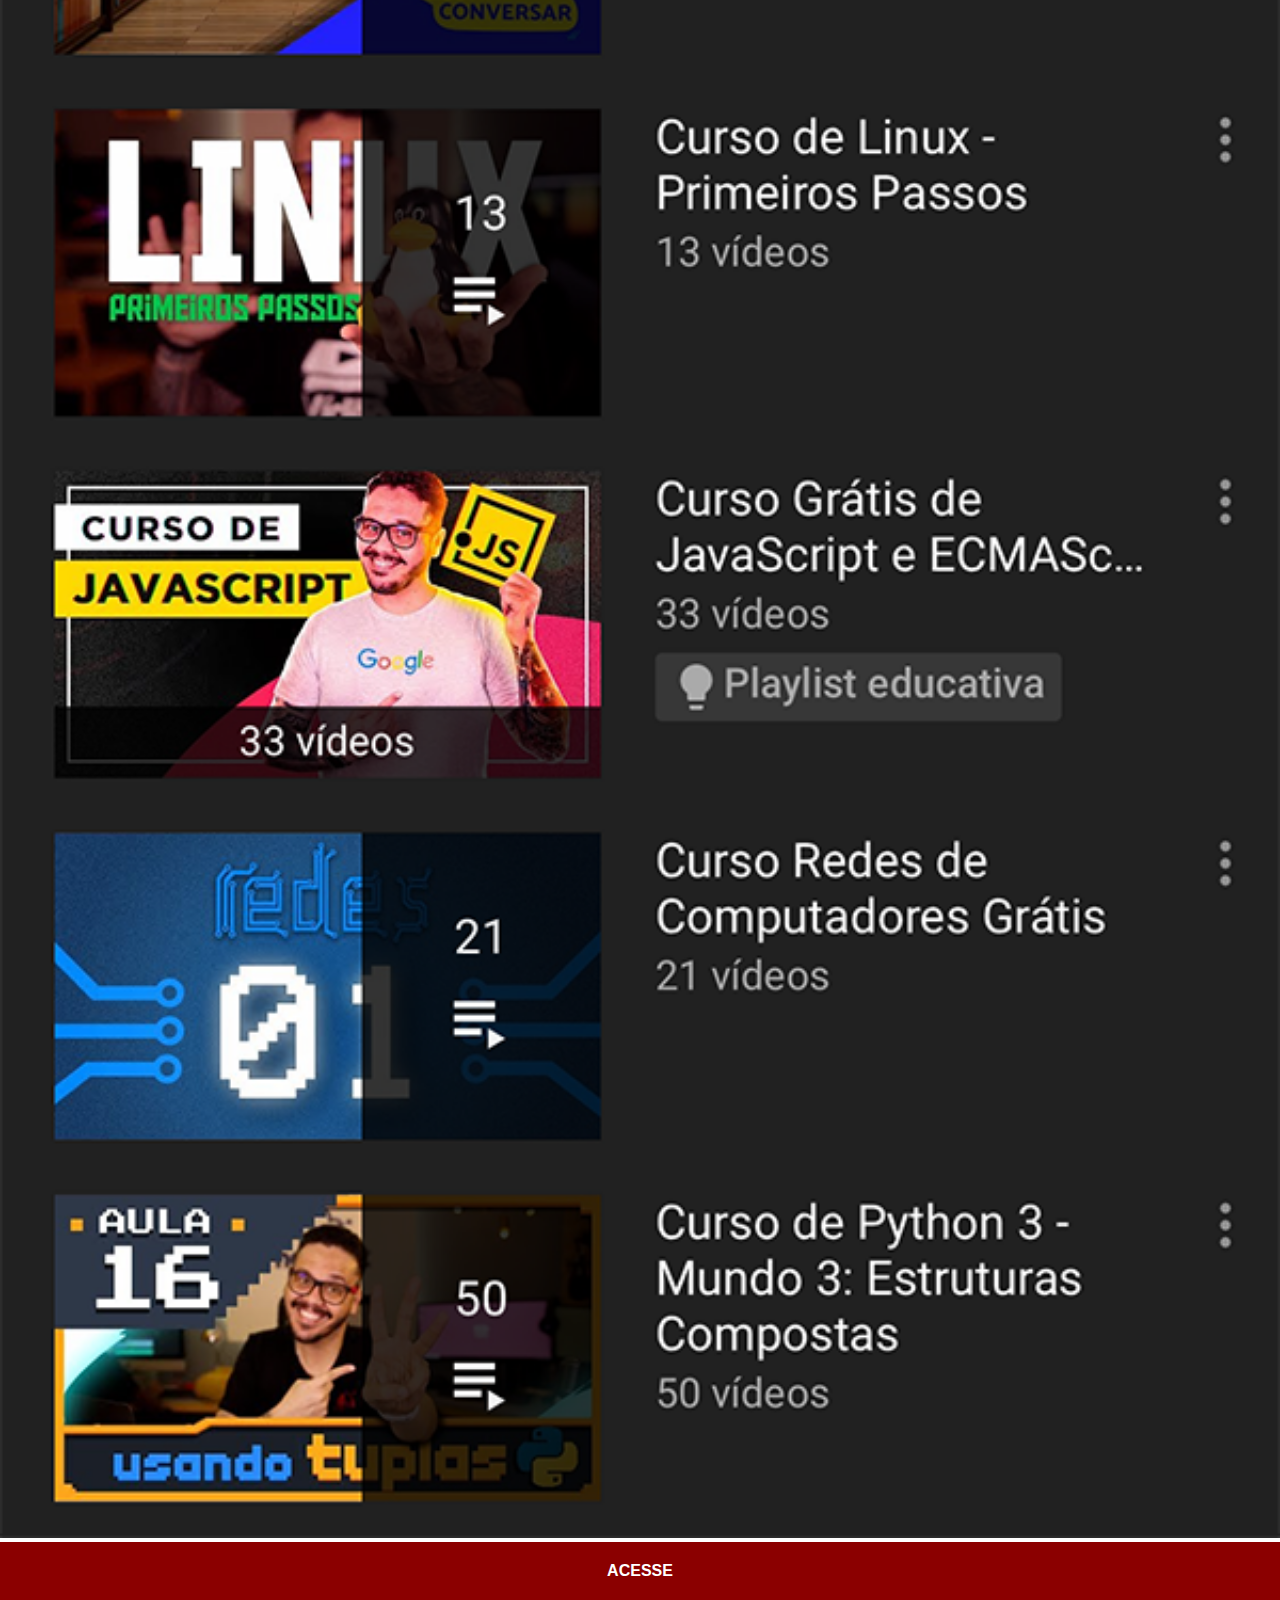
<file: youtube.html>
<!DOCTYPE html>
<html lang="pt-br">
<head>
    <meta charset="UTF-8">
    <meta name="viewport" content="width=device-width, initial-scale=1.0">
    <title>Youtube</title>
     <link rel="stylesheet" href="estilos/social.css">
<body>
    <img src="imagens/tela-youtube.png" alt="youtube">
    <a href="https://www.youtube.com/@yslow_5982/playlists" target="_blank" >ACESSE</a>
</body>
</html>
</file>
<file: estilos/style.css>
@charset "UTF-8";
*{
    padding: 0px;
    margin: 0px;
}


html , body{
    height: 100vh;
    width: 100vw;
    background-color: black;
}
body{
    background: url('../imagens/fundo-madeira.jpg') no-repeat top center;
    background-size: cover;
    background-attachment: fixed;
}

main{
    position: relative;
    height: 100vh;
    
}

#telefone{
    position: absolute;
    top: 50%;
    left: 50%;
    transform: translate(-50%, -50%);

    height: 627px;
    width: 311px;
    background: url('../imagens/frame-iphone.png') no-repeat;
}
#tela{
    position: relative;
    top: 80px;
    left: 23px;
    width: 267px;
    height: 471px;
}

section#redes-sociais{
    text-align: right;
}
section#redes-sociais img{
    width: 50px;
    margin: 10px;
    border-radius: 50%;
    box-shadow: 2px 2px 5px rgba(0, 0, 0, 0.400);
    box-sizing: border-box;
}
section#redes-sociais img:hover{
    border: 2px solid rgba(255, 255, 255, 0.603);
    transform: translate(-3px,-3px);
    box-shadow: 5px 5px 10px rgba(0, 0, 0, 0.603);
    transition: transform .4s, border .5s;
}
</file>
<file: estilos/social.css>
@chaset 'UTF-8';

*{
    margin: 0px;
    padding: 0px;
    font-family: Arial, Helvetica, sans-serif;
}

::-webkit-scrollbar{
    width: 0px;
    height: 0px;
}

img{
    width: 100vw;
}
a{
    display: block;
    background-color: darkred;
    color: white;
    padding: 20px;
    text-align: center;
    font-weight: bolder;
    text-decoration: none;
}
a:hover{
    background-color: red;
}
</file>
